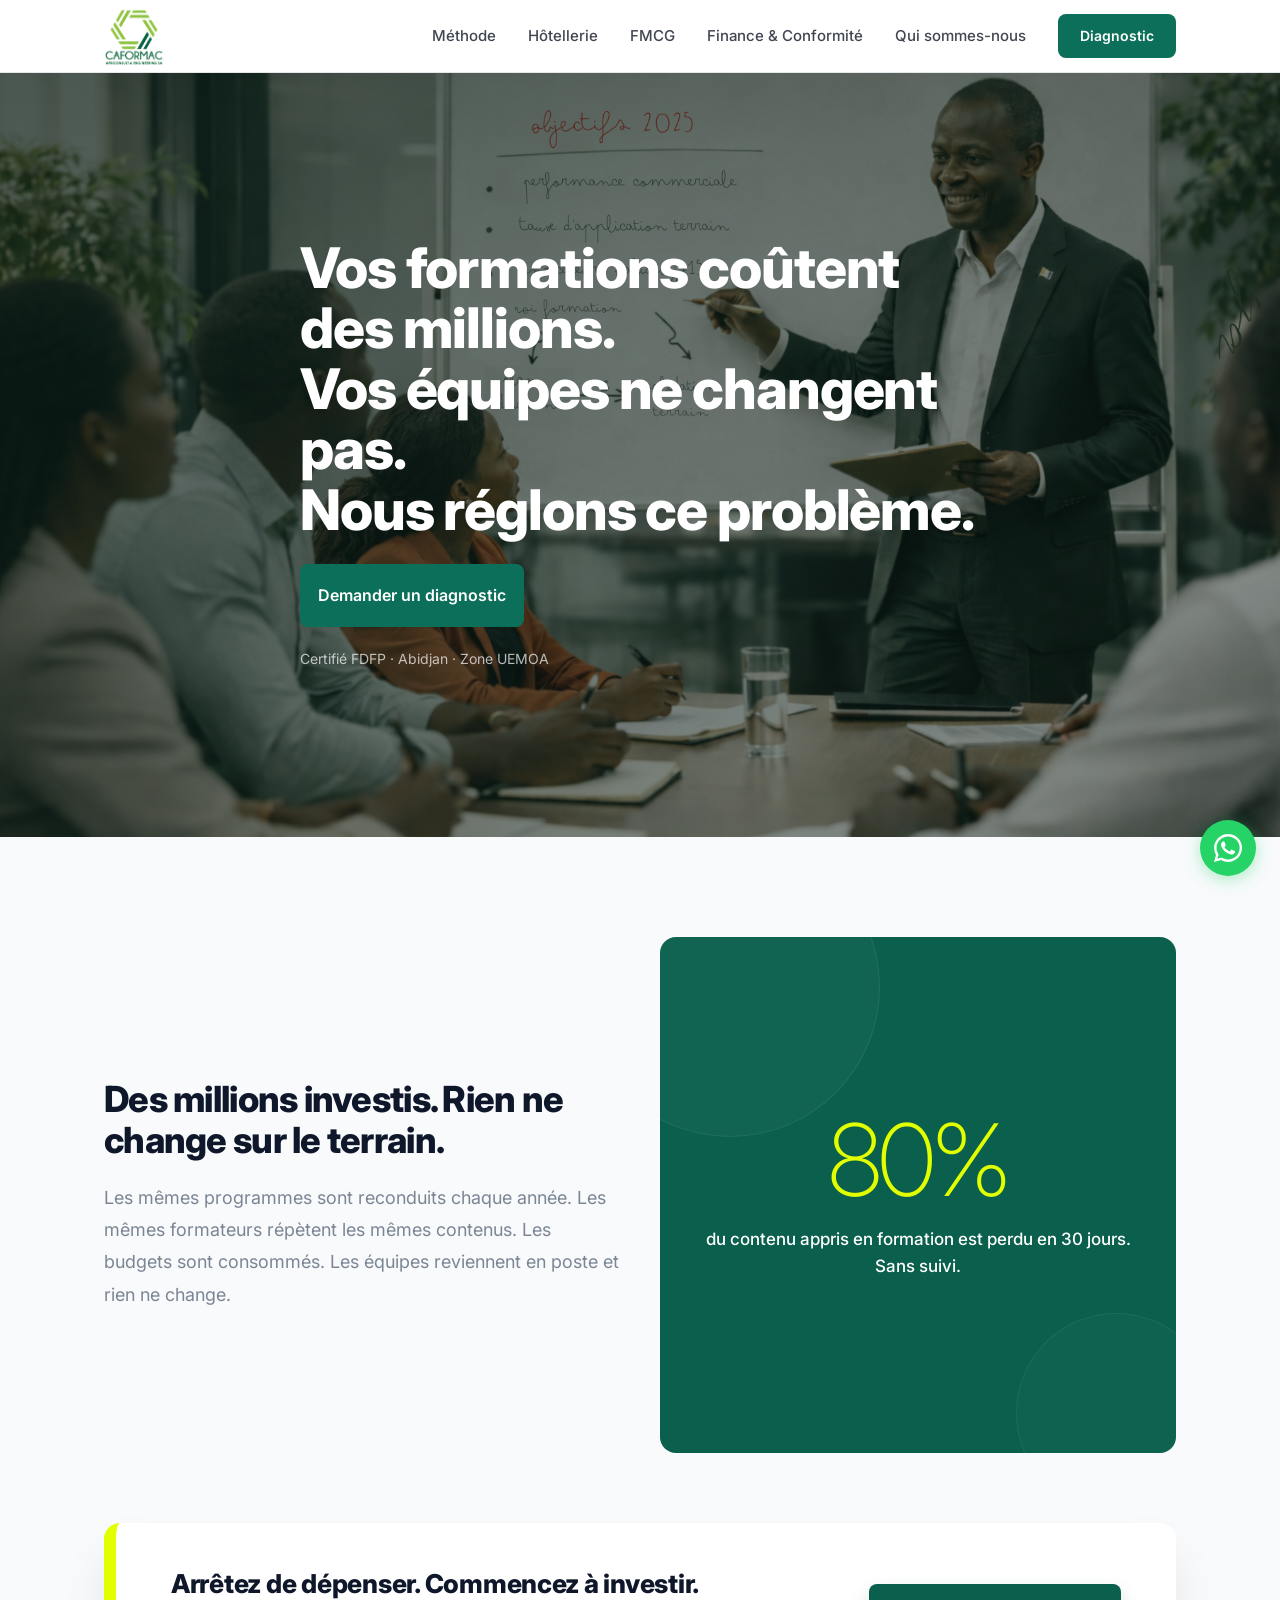
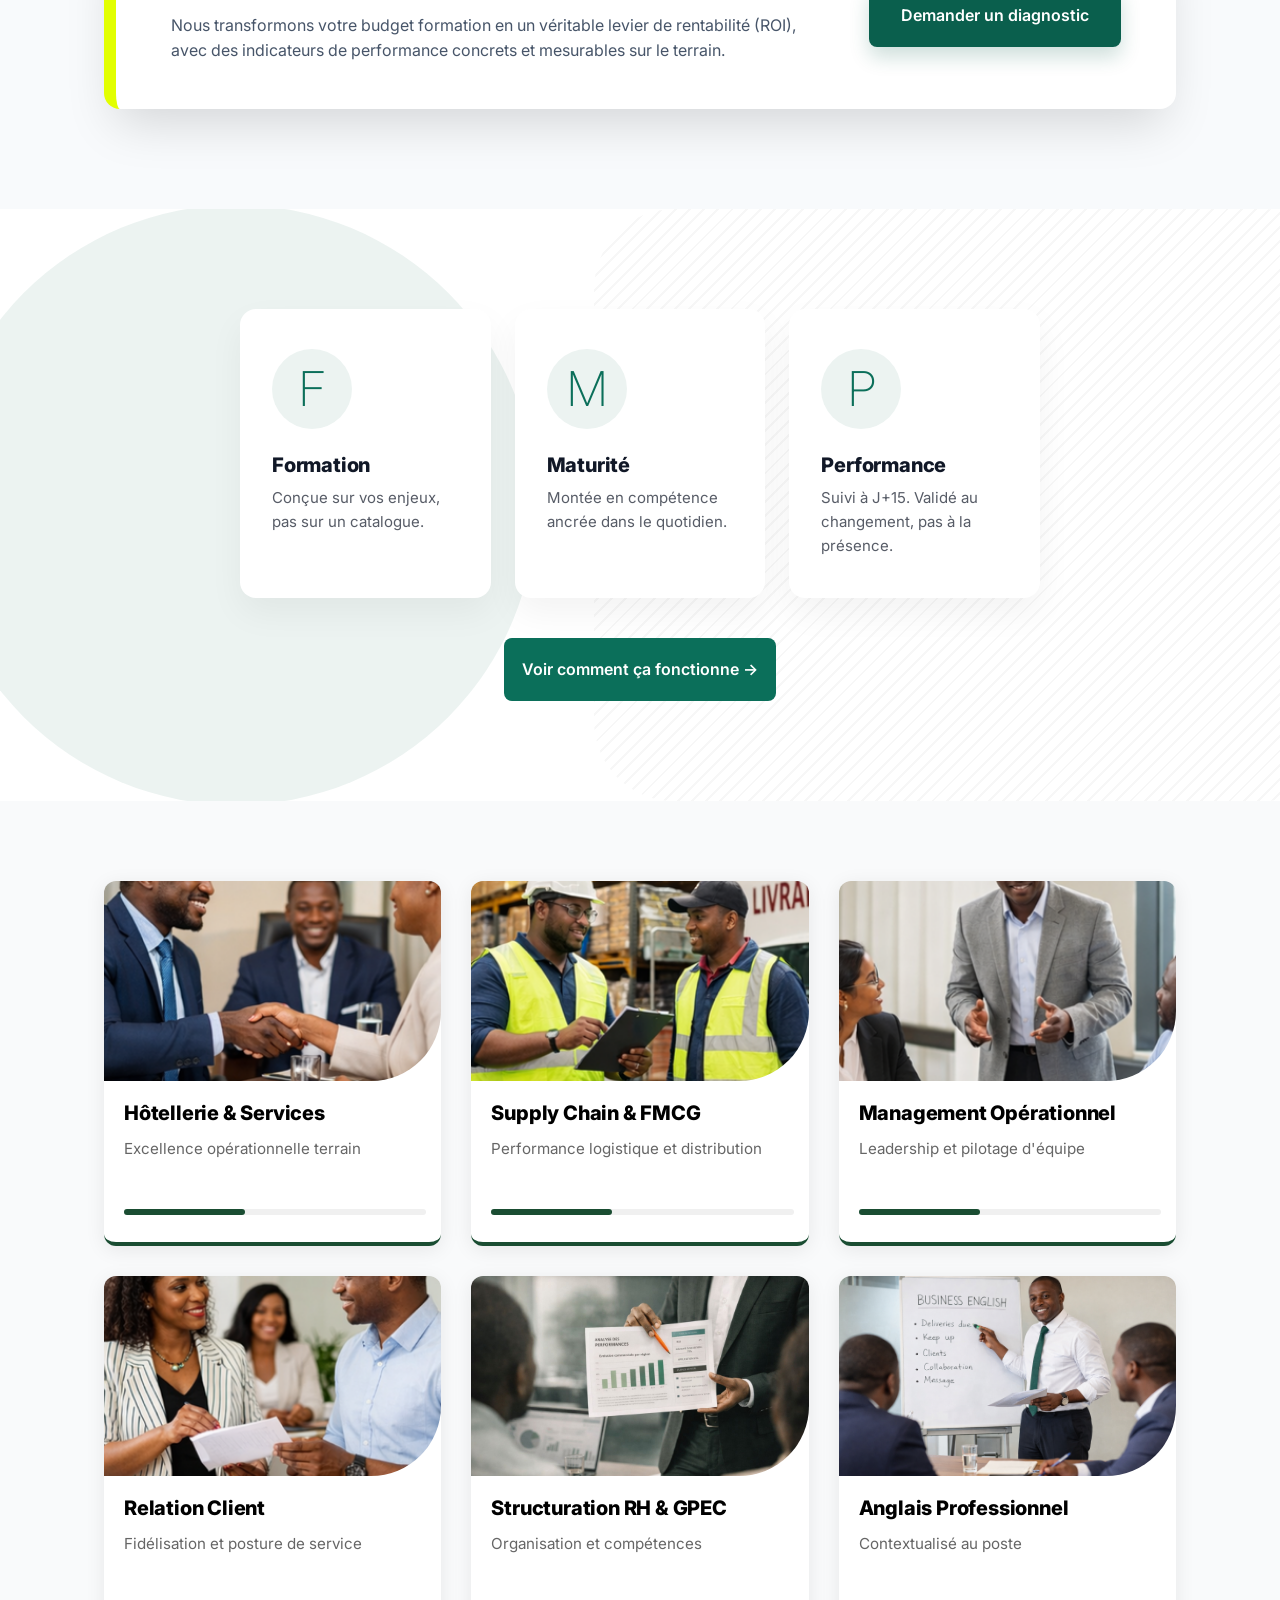
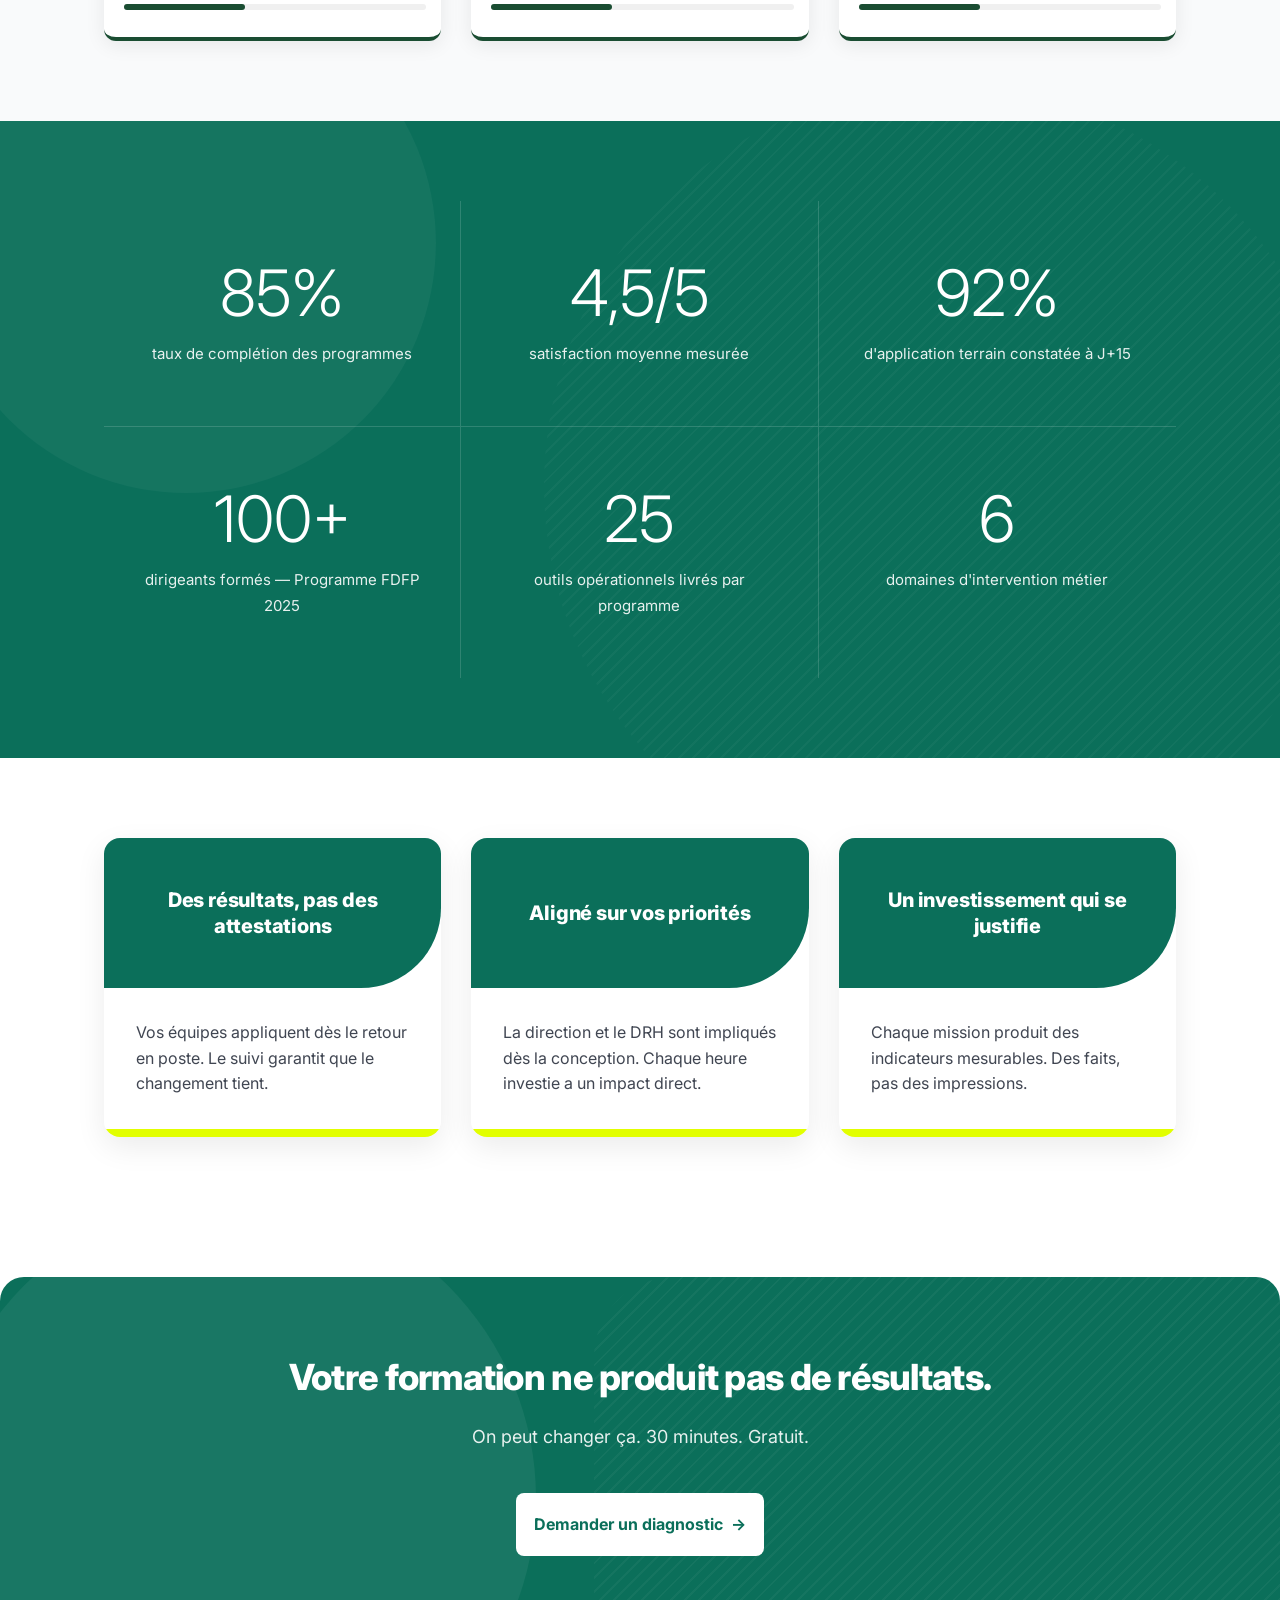
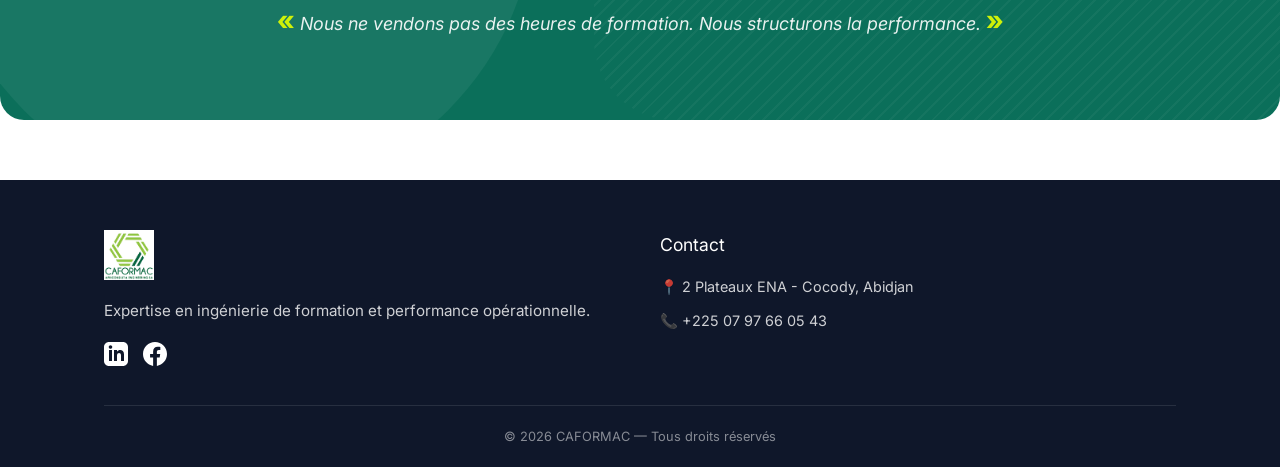
<file: index.html>
<!DOCTYPE html>
<html lang="fr">
<head>
  <meta charset="UTF-8">
  <meta name="viewport" content="width=device-width, initial-scale=1.0">
  <title>Cabinet de formation professionnelle à Abidjan — CAFORMAC | Certifié FDFP</title>
  <meta name="description" content="CAFORMAC, cabinet certifié FDFP basé à Abidjan, transforme vos budgets formation en résultats opérationnels mesurables. Pré-diagnostic offert — zone UEMOA.">
  <link rel="canonical" href="https://www.caformac.com/">
  <link rel="icon" type="image/png" href="assets/img/logo.png">
  <meta property="og:type" content="website">
  <meta property="og:title" content="Cabinet de formation professionnelle à Abidjan — CAFORMAC | Certifié FDFP">
  <meta property="og:description" content="CAFORMAC, cabinet certifié FDFP basé à Abidjan, transforme vos budgets formation en résultats opérationnels mesurables. Diagnostic offert — zone UEMOA.">
  <meta property="og:image" content="https://www.caformac.com/assets/img/logo.png">
  <meta property="og:url" content="https://www.caformac.com/">
  
  <meta property="og:locale" content="fr_CI">
  <script type="application/ld+json">
  {
    "@context": "https://schema.org",
    "@type": "EducationalOrganization",
    "name": "CAFORMAC",
    "url": "https://www.caformac.com",
    "logo": "https://www.caformac.com/assets/img/logo.png",
    "description": "Cabinet de formation professionnelle certifié FDFP, basé à Abidjan. Ingénierie de formation sur mesure pour les entreprises de la zone UEMOA.",
    "address": {"@type": "PostalAddress","streetAddress": "2 Plateaux ENA - Cocody","addressLocality": "Abidjan","addressCountry": "CI"},
    "telephone": "+2250797660543",
    "email": "contact@caformac.com",
    "areaServed": "Zone UEMOA",
    "founder": {"@type": "Person","name": "Yramo Soromou"},
    "sameAs": ["https://www.linkedin.com/company/caformac/","https://www.facebook.com/caformac/"]
  }
  </script>
  
  <meta property="og:locale" content="fr_CI">
  <script type="application/ld+json">
  {
    "@context": "https://schema.org",
    "@type": "EducationalOrganization",
    "name": "CAFORMAC",
    "url": "https://www.caformac.com",
    "logo": "https://www.caformac.com/assets/img/logo.png",
    "description": "Cabinet de formation professionnelle certifié FDFP, basé à Abidjan. Ingénierie de formation sur mesure pour les entreprises de la zone UEMOA.",
    "address": {"@type": "PostalAddress","streetAddress": "2 Plateaux ENA - Cocody","addressLocality": "Abidjan","addressCountry": "CI"},
    "telephone": "+2250797660543",
    "email": "contact@caformac.com",
    "areaServed": "Zone UEMOA",
    "founder": {"@type": "Person","name": "Yramo Soromou"},
    "sameAs": ["https://www.linkedin.com/company/caformac/","https://www.facebook.com/caformac/"]
  }
  </script>
  <!-- Google Tag Manager -->
  <script>(function(w,d,s,l,i){w[l]=w[l]||[];w[l].push({'gtm.start':
  new Date().getTime(),event:'gtm.js'});var f=d.getElementsByTagName(s)[0],
  j=d.createElement(s),dl=l!='dataLayer'?'&l='+l:'';j.async=true;j.src=
  'https://www.googletagmanager.com/gtm.js?id='+i+dl;f.parentNode.insertBefore(j,f);
  })(window,document,'script','dataLayer','GTM-TBB9498K');</script>
  <!-- End Google Tag Manager -->

  <link rel="preconnect" href="https://fonts.googleapis.com">
  <link rel="preconnect" href="https://fonts.gstatic.com" crossorigin>
  <link href="https://fonts.googleapis.com/css2?family=Inter:wght@200;300;400;500;600;700;800&display=swap" rel="stylesheet">
  <link rel="stylesheet" href="assets/css/style.css">
</head>
<body>

  <!-- Google Tag Manager (noscript) -->
  <noscript><iframe src="https://www.googletagmanager.com/ns.html?id=GTM-TBB9498K"
  height="0" width="0" style="display:none;visibility:hidden"></iframe></noscript>
  <!-- End Google Tag Manager (noscript) -->

  <!-- ======== NAVIGATION ======== -->
  <nav class="nav" role="navigation" aria-label="Navigation principale">
    <div class="container nav__inner">
      <a href="index.html" class="nav__logo" aria-label="Retour à l'accueil">
        <img src="assets/img/logo.png" alt="CAFORMAC">
      </a>
      <button class="nav__hamburger" aria-label="Menu" aria-expanded="false">
        <span></span><span></span><span></span>
      </button>
      <div class="nav__links">
        <a href="methode.html" class="nav__link">Méthode</a>
        <a href="hotellerie.html" class="nav__link">Hôtellerie</a>
        <a href="fmcg.html" class="nav__link">FMCG</a>
        <a href="finance.html" class="nav__link">Finance &amp; Conformité</a>
        <a href="qui.html" class="nav__link">Qui sommes-nous</a>
        <a href="diagnostic.html" class="nav__cta">Diagnostic</a>
      </div>
    </div>
  </nav>

  <!-- ======== 1. HERO (full-bleed) ======== -->
  <section class="hero">
    <div class="hero__bg" style="background-image: url('assets/img/formation.png');"></div>
    <div class="container">
      <div class="hero__content">
        <h1>Vos formations coûtent des millions.<br>Vos équipes ne changent pas.<br>Nous réglons ce problème.</h1>
        <a href="diagnostic.html" class="btn btn--primary">Demander un diagnostic</a>
        <p class="hero__micro">Certifié FDFP · Abidjan · Zone UEMOA</p>
      </div>
    </div>
  </section>

  <!-- ======== 2. CONSTAT ======== -->
  <section class="constat-roi-section reveal">
    <div class="container">

      <div class="constat-layout">
        <div class="constat-content" style="margin-bottom: 0;">
          <h2 class="section__title">Des millions investis. Rien ne change sur le terrain.</h2>
          <p class="section__subtitle" style="margin-top: 20px;">Les mêmes programmes sont reconduits chaque année. Les mêmes formateurs répètent les mêmes contenus. Les budgets sont consommés. Les équipes reviennent en poste et rien ne change.</p>
        </div>
        <div class="constat-stat-box">
          <span class="constat-stat-box__number">80%</span>
          <span class="constat-stat-box__label">du contenu appris en formation est perdu en 30 jours. Sans suivi.</span>
        </div>
      </div>

      <div class="roi-box">
        <div class="roi-box__text">
          <h3>Arrêtez de dépenser. Commencez à investir.</h3>
          <p>Nous transformons votre budget formation en un véritable levier de rentabilité (ROI), avec des indicateurs de performance concrets et mesurables sur le terrain.</p>
        </div>
        <div class="roi-box__action">
          <a href="diagnostic.html" class="btn btn--primary">Demander un diagnostic</a>
        </div>
      </div>

    </div>
  </section>

  <!-- ======== 3. FMP TEASER ======== -->
  <section class="section reveal section-fmp">
    <div class="container">

      <div class="fmp-grid">

        <div class="fmp-card">
          <div class="fmp-card__letter">F</div>
          <h3 class="fmp-card__title">Formation</h3>
          <p class="fmp-card__text">Conçue sur vos enjeux, pas sur un catalogue.</p>
        </div>

        <div class="fmp-card">
          <div class="fmp-card__letter">M</div>
          <h3 class="fmp-card__title">Maturité</h3>
          <p class="fmp-card__text">Montée en compétence ancrée dans le quotidien.</p>
        </div>

        <div class="fmp-card">
          <div class="fmp-card__letter">P</div>
          <h3 class="fmp-card__title">Performance</h3>
          <p class="fmp-card__text">Suivi à J+15. Validé au changement, pas à la présence.</p>
        </div>

      </div>

      <div style="text-align: center; margin-top: 40px;">
        <a href="methode.html" class="btn btn--primary">Voir comment ça fonctionne &rarr;</a>
      </div>

    </div>
  </section>

  <!-- ======== 4. DOMAINES (6 INSEAD-like cards) ======== -->
  <section class="section section--gray reveal">
    <div class="container">
      <div class="domains-grid">

        <article class="domain-card">
          <div class="domain-card__img-wrapper">
            <img src="assets/img/HôtellerieServices.png" alt="Hôtellerie et Services" class="domain-card__img" loading="lazy">
          </div>
          <div class="domain-card__body">
            <h3 class="domain-card__title">Hôtellerie &amp; Services</h3>
            <p class="domain-card__text">Excellence opérationnelle terrain</p>
          </div>
          <div class="domain-card__footer">
            <div class="domain-card__bar-container">
              <div class="domain-card__bar-fill"></div>
            </div>
          </div>
        </article>

        <article class="domain-card">
          <div class="domain-card__img-wrapper">
            <img src="assets/img/SupplyChainFMCG.png" alt="Supply Chain et FMCG" class="domain-card__img" loading="lazy">
          </div>
          <div class="domain-card__body">
            <h3 class="domain-card__title">Supply Chain &amp; FMCG</h3>
            <p class="domain-card__text">Performance logistique et distribution</p>
          </div>
          <div class="domain-card__footer">
            <div class="domain-card__bar-container">
              <div class="domain-card__bar-fill"></div>
            </div>
          </div>
        </article>

        <article class="domain-card">
          <div class="domain-card__img-wrapper">
            <img src="assets/img/Management-Opérationnel.png" alt="Management Opérationnel" class="domain-card__img" loading="lazy">
          </div>
          <div class="domain-card__body">
            <h3 class="domain-card__title">Management Opérationnel</h3>
            <p class="domain-card__text">Leadership et pilotage d'équipe</p>
          </div>
          <div class="domain-card__footer">
            <div class="domain-card__bar-container">
              <div class="domain-card__bar-fill"></div>
            </div>
          </div>
        </article>

        <article class="domain-card">
          <div class="domain-card__img-wrapper">
            <img src="assets/img/RelationClient.png" alt="Relation Client" class="domain-card__img" loading="lazy">
          </div>
          <div class="domain-card__body">
            <h3 class="domain-card__title">Relation Client</h3>
            <p class="domain-card__text">Fidélisation et posture de service</p>
          </div>
          <div class="domain-card__footer">
            <div class="domain-card__bar-container">
              <div class="domain-card__bar-fill"></div>
            </div>
          </div>
        </article>

        <article class="domain-card">
          <div class="domain-card__img-wrapper">
            <img src="assets/img/analyse.jpg" alt="Structuration RH et GPEC" class="domain-card__img" loading="lazy">
          </div>
          <div class="domain-card__body">
            <h3 class="domain-card__title">Structuration RH &amp; GPEC</h3>
            <p class="domain-card__text">Organisation et compétences</p>
          </div>
          <div class="domain-card__footer">
            <div class="domain-card__bar-container">
              <div class="domain-card__bar-fill"></div>
            </div>
          </div>
        </article>

        <article class="domain-card">
          <div class="domain-card__img-wrapper">
            <img src="assets/img/business-english.png" alt="Anglais Professionnel" class="domain-card__img" loading="lazy">
          </div>
          <div class="domain-card__body">
            <h3 class="domain-card__title">Anglais Professionnel</h3>
            <p class="domain-card__text">Contextualisé au poste</p>
          </div>
          <div class="domain-card__footer">
            <div class="domain-card__bar-container">
              <div class="domain-card__bar-fill"></div>
            </div>
          </div>
        </article>

      </div>
    </div>
  </section>

  <!-- ======== 5. GREEN STATS BLOCK ======== -->
  <section class="stats-section reveal">
    <div class="container">
      <div class="stats-grid">
        <div class="stat-item">
          <div class="stat-num">85%</div>
          <div class="stat-text">taux de complétion des programmes</div>
        </div>
        <div class="stat-item">
          <div class="stat-num">4,5/5</div>
          <div class="stat-text">satisfaction moyenne mesurée</div>
        </div>
        <div class="stat-item">
          <div class="stat-num">92%</div>
          <div class="stat-text">d'application terrain constatée à J+15</div>
        </div>
        <div class="stat-item">
          <div class="stat-num">100+</div>
          <div class="stat-text">dirigeants formés — Programme FDFP 2025</div>
        </div>
        <div class="stat-item">
          <div class="stat-num">25</div>
          <div class="stat-text">outils opérationnels livrés par programme</div>
        </div>
        <div class="stat-item">
          <div class="stat-num">6</div>
          <div class="stat-text">domaines d'intervention métier</div>
        </div>
      </div>
    </div>
  </section>

  <!-- ======== 6. BANDEAU LOGOS (placeholder — remplacer par vrais logos clients) ======== -->
  <!--
  <section class="logos-section">
    <div class="container">
      <div class="logos-track">
        <div class="logos-track__item"></div>
        <div class="logos-track__item"></div>
        <div class="logos-track__item"></div>
        <div class="logos-track__item"></div>
        <div class="logos-track__item"></div>
      </div>
    </div>
  </section>
  -->

  <!-- ======== 7. 3 IMPACTS ======== -->
  <section class="section reveal">
    <div class="container">
      <div class="impact-grid">

        <div class="impact-card">
          <div class="impact-card__header">
            <h3 class="impact-card__title">Des résultats, pas des attestations</h3>
          </div>
          <div class="impact-card__body">
            <p class="impact-card__text">Vos équipes appliquent dès le retour en poste. Le suivi garantit que le changement tient.</p>
          </div>
          <div class="impact-card__bar"></div>
        </div>

        <div class="impact-card">
          <div class="impact-card__header">
            <h3 class="impact-card__title">Aligné sur vos priorités</h3>
          </div>
          <div class="impact-card__body">
            <p class="impact-card__text">La direction et le DRH sont impliqués dès la conception. Chaque heure investie a un impact direct.</p>
          </div>
          <div class="impact-card__bar"></div>
        </div>

        <div class="impact-card">
          <div class="impact-card__header">
            <h3 class="impact-card__title">Un investissement qui se justifie</h3>
          </div>
          <div class="impact-card__body">
            <p class="impact-card__text">Chaque mission produit des indicateurs mesurables. Des faits, pas des impressions.</p>
          </div>
          <div class="impact-card__bar"></div>
        </div>

      </div>
    </div>
  </section>

  <!-- ======== 8. CTA FINAL + CITATION ======== -->
  <section class="cta-block reveal">
    <div class="container">
      <h2>Votre formation ne produit pas de résultats.</h2>
      <p class="section__subtitle section__subtitle--center">On peut changer ça. 30 minutes. Gratuit.</p>
      <a href="diagnostic.html" class="btn btn--primary">Demander un diagnostic <span aria-hidden="true">→</span></a>
      <p class="citation">
        <span class="citation__mark">&laquo;</span> Nous ne vendons pas des heures de formation. Nous structurons la performance. <span class="citation__mark">&raquo;</span>
      </p>
    </div>
  </section>

  <!-- ======== FOOTER ======== -->
  <footer class="footer">
    <div class="container">
      <div class="footer__grid">
        <div class="footer__brand">
          <img src="assets/img/logo.png" alt="CAFORMAC" class="footer__logo">
          <p class="footer__expertise">Expertise en ingénierie de formation et performance opérationnelle.</p>
          <div class="footer__socials">
            <a href="https://www.linkedin.com/company/caformac/" target="_blank" aria-label="LinkedIn">
              <svg viewBox="0 0 24 24"><path d="M19 0h-14c-2.761 0-5 2.239-5 5v14c0 2.761 2.239 5 5 5h14c2.762 0 5-2.239 5-5v-14c0-2.761-2.238-5-5-5zm-11 19h-3v-11h3v11zm-1.5-12.268c-.966 0-1.75-.79-1.75-1.764s.784-1.764 1.75-1.764 1.75.79 1.75 1.764-.783 1.764-1.75 1.764zm13.5 12.268h-3v-5.604c0-3.368-4-3.113-4 0v5.604h-3v-11h3v1.765c1.396-2.586 7-2.777 7 2.476v6.759z"/></svg>
            </a>
            <a href="https://www.facebook.com/caformac/" target="_blank" aria-label="Facebook">
              <svg viewBox="0 0 24 24"><path d="M24 12.073c0-6.627-5.373-12-12-12s-12 5.373-12 12c0 5.99 4.388 10.954 10.125 11.854v-8.385H7.078v-3.47h3.047V9.43c0-3.007 1.792-4.669 4.533-4.669 1.312 0 2.686.235 2.686.235v2.953H15.83c-1.491 0-1.956.925-1.956 1.874v2.25h3.328l-.532 3.47h-2.796v8.385C19.612 23.027 24 18.062 24 12.073z"/></svg>
            </a>
          </div>
        </div>
        <div class="footer__contact">
          <h4 class="footer__contact-title">Contact</h4>
          <p>📍 2 Plateaux ENA - Cocody, Abidjan</p>
          <p>📞 <a href="tel:+2250797660543">+225 07 97 66 05 43</a></p>
        </div>
      </div>
      <div class="footer__bottom">
        &copy; 2026 CAFORMAC — Tous droits réservés
      </div>
    </div>
  </footer>

  <!-- ======== WHATSAPP FLOAT ======== -->
  <a href="https://wa.me/2250797660543?text=Bonjour%2C%20je%20souhaite%20un%20diagnostic%20formation." class="whatsapp-float" aria-label="Nous contacter sur WhatsApp" target="_blank" rel="noopener">
    <svg viewBox="0 0 24 24" xmlns="http://www.w3.org/2000/svg">
      <path d="M17.472 14.382c-.297-.149-1.758-.867-2.03-.967-.273-.099-.471-.148-.67.15-.197.297-.767.966-.94 1.164-.173.199-.347.223-.644.075-.297-.15-1.255-.463-2.39-1.475-.883-.788-1.48-1.761-1.653-2.059-.173-.297-.018-.458.13-.606.134-.133.298-.347.446-.52.149-.174.198-.298.298-.497.099-.198.05-.371-.025-.52-.075-.149-.669-1.612-.916-2.207-.242-.579-.487-.5-.669-.51l-.57-.01c-.198 0-.52.074-.792.372-.272.297-1.04 1.016-1.04 2.479 0 1.462 1.065 2.875 1.213 3.074.149.198 2.096 3.2 5.077 4.487.709.306 1.262.489 1.694.625.712.227 1.36.195 1.871.118.571-.085 1.758-.719 2.006-1.413.248-.694.248-1.289.173-1.413-.074-.124-.272-.198-.57-.347zM12.05 21.785h-.01a9.87 9.87 0 01-5.031-1.378l-.361-.214-3.741.981.998-3.648-.235-.374A9.86 9.86 0 012.15 12.01C2.15 6.558 6.587 2.122 12.05 2.122c2.647 0 5.137 1.033 7.007 2.909a9.84 9.84 0 012.9 7.01c-.003 5.45-4.437 9.884-9.885 9.884l-.022-.14zM12.05.072C5.463.072.102 5.423.1 12.01a11.89 11.89 0 001.593 5.945L0 24l6.166-1.617A11.93 11.93 0 0012.05 24c6.59 0 11.95-5.353 11.952-11.94A11.87 11.87 0 0020.45 3.51 11.87 11.87 0 0012.05.072z"/>
    </svg>
  </a>

  <script src="assets/js/main.js"></script>
</body>
</html>
</file>
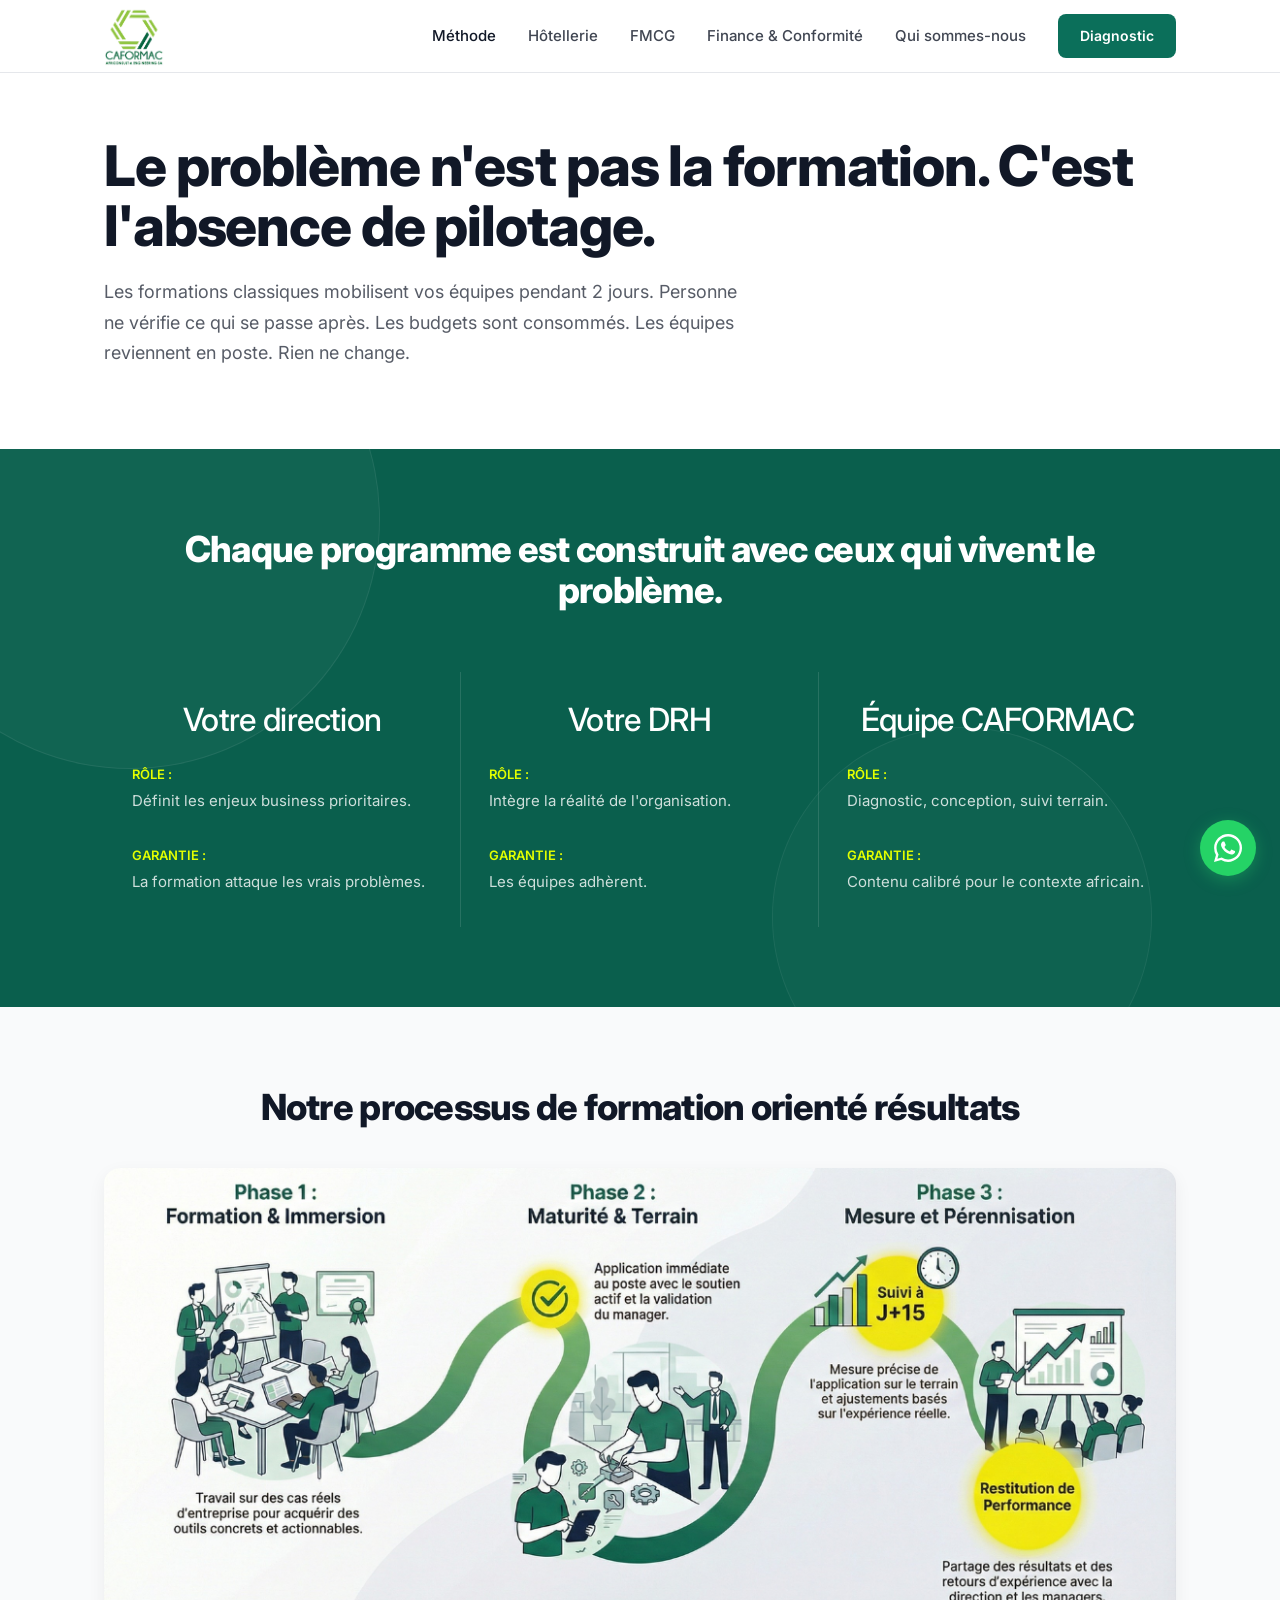
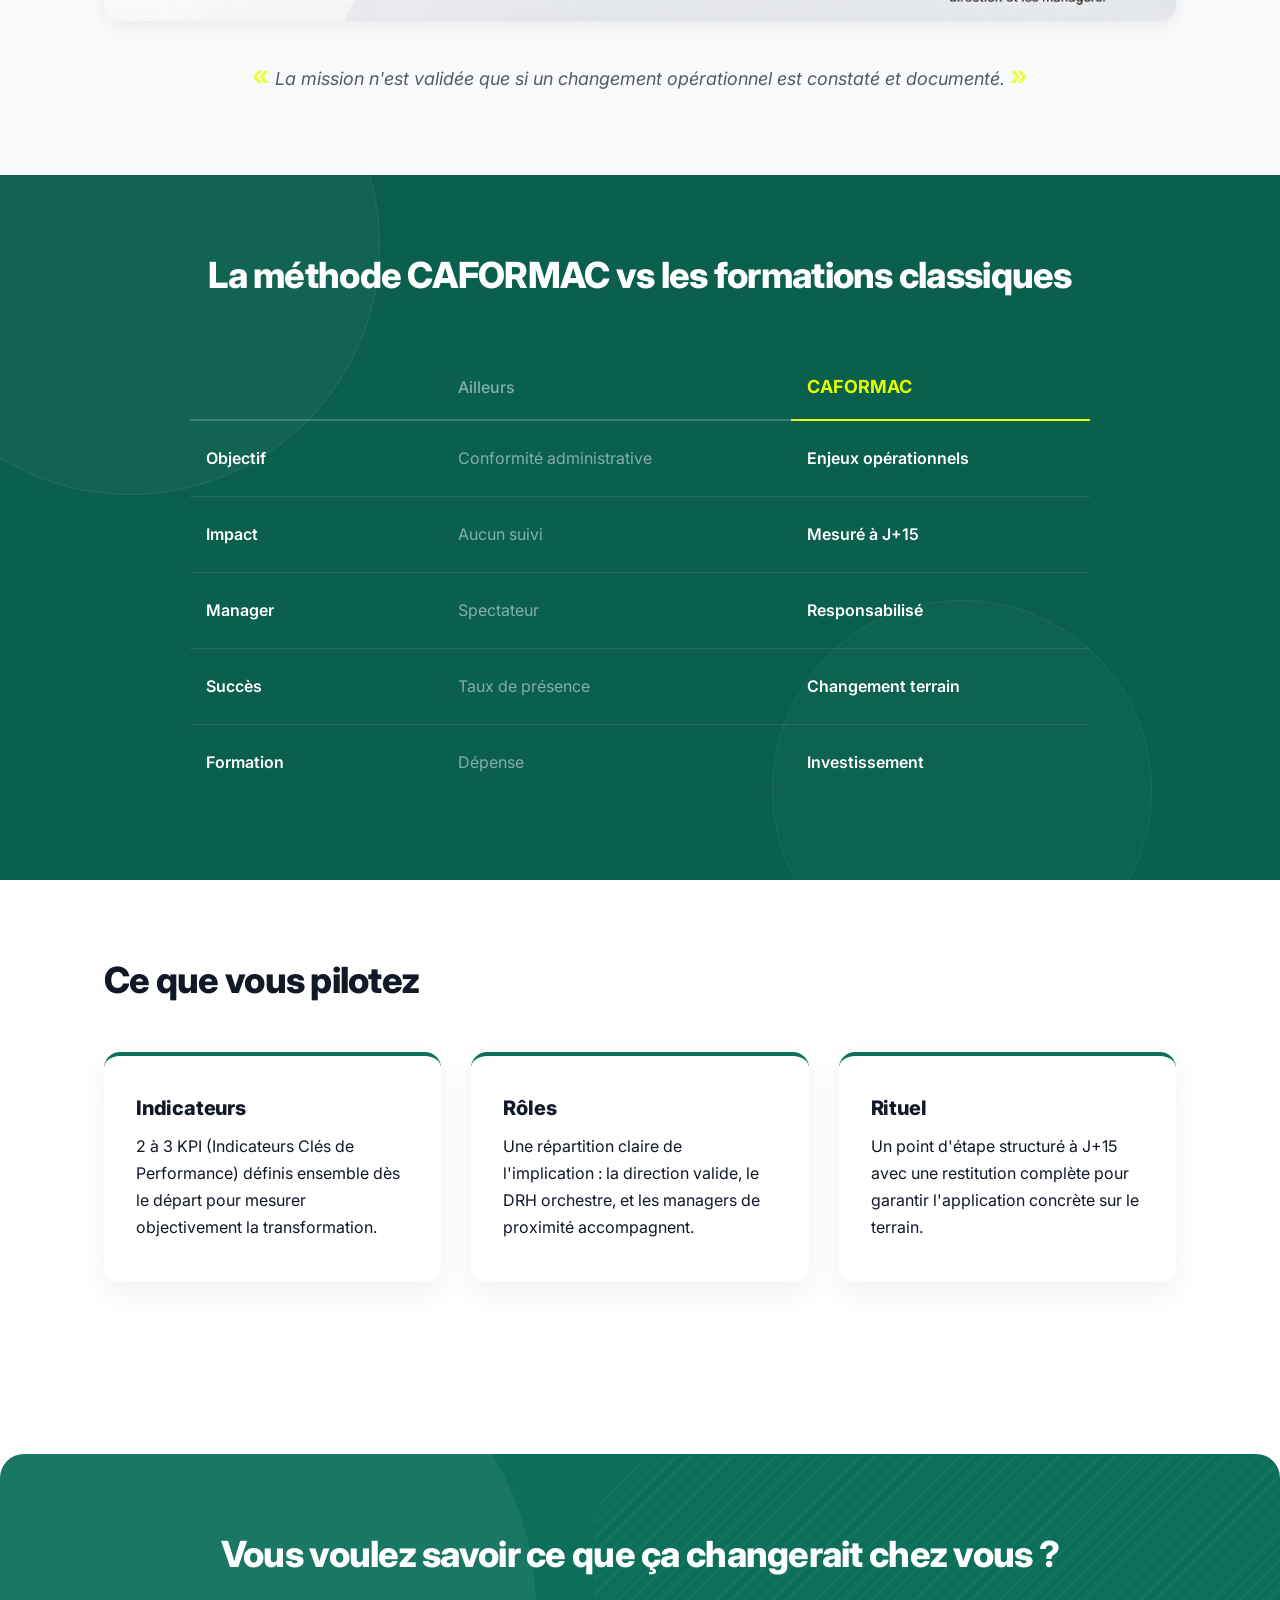
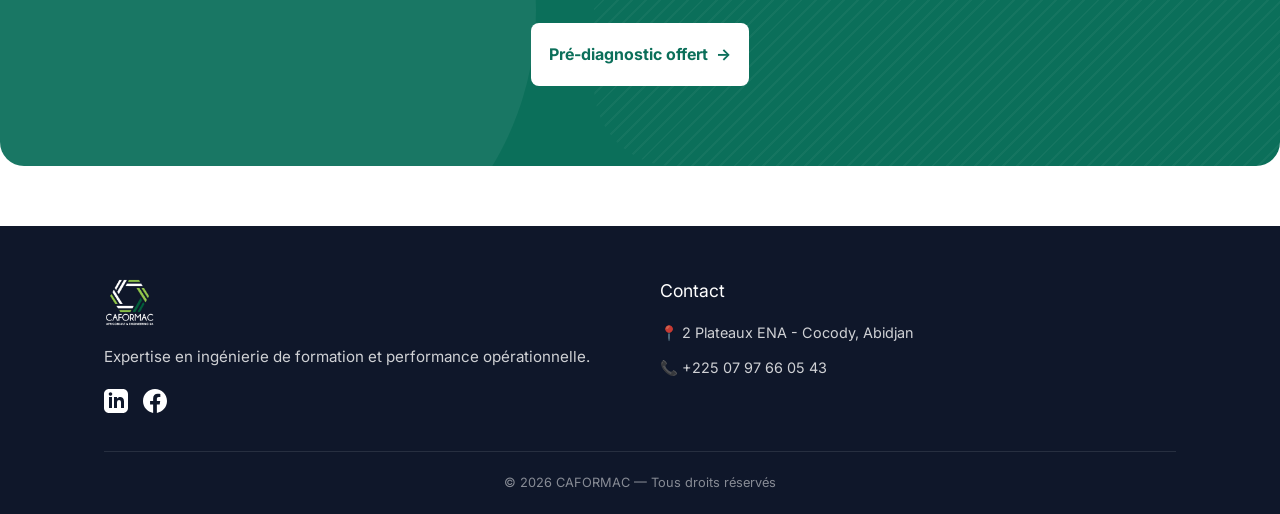
<file: methode-fmp.html>
<!DOCTYPE html>
<html lang="fr">
<head>
  <meta charset="UTF-8">
  <meta name="viewport" content="width=device-width, initial-scale=1.0">
  <title>Ingénierie de formation sur mesure — Méthode FMP | CAFORMAC Abidjan</title>
  <meta name="description" content="Méthode FMP : diagnostic, conception sur mesure, suivi terrain à J+15. CAFORMAC mesure l'impact réel de chaque formation. Certifié FDFP — Abidjan.">
  <link rel="canonical" href="https://www.caformac.com/methode.html">
  <link rel="icon" type="image/png" href="assets/img/logo.png">
  <meta property="og:type" content="website">
  <meta property="og:title" content="Ingénierie de formation sur mesure — Méthode FMP | CAFORMAC Abidjan">
  <meta property="og:description" content="Méthode FMP : diagnostic, conception sur mesure, suivi terrain à J+15. CAFORMAC mesure l'impact réel de chaque formation. Certifié FDFP — Abidjan.">
  <meta property="og:image" content="https://www.caformac.com/assets/img/logo.png">
  <meta property="og:url" content="https://www.caformac.com/methode.html">
  <meta property="og:locale" content="fr_CI">
  <!-- Google Tag Manager -->
  <script>(function(w,d,s,l,i){w[l]=w[l]||[];w[l].push({'gtm.start':
  new Date().getTime(),event:'gtm.js'});var f=d.getElementsByTagName(s)[0],
  j=d.createElement(s),dl=l!='dataLayer'?'&l='+l:'';j.async=true;j.src=
  'https://www.googletagmanager.com/gtm.js?id='+i+dl;f.parentNode.insertBefore(j,f);
  })(window,document,'script','dataLayer','GTM-TBB9498K');</script>
  <!-- End Google Tag Manager -->

  <link rel="preconnect" href="https://fonts.googleapis.com">
  <link rel="preconnect" href="https://fonts.gstatic.com" crossorigin>
  <link href="https://fonts.googleapis.com/css2?family=Inter:wght@200;300;400;500;600;700;800&display=swap" rel="stylesheet">
  <link rel="stylesheet" href="assets/css/style.css">
</head>
<body>

  <!-- Google Tag Manager (noscript) -->
  <noscript><iframe src="https://www.googletagmanager.com/ns.html?id=GTM-TBB9498K"
  height="0" width="0" style="display:none;visibility:hidden"></iframe></noscript>
  <!-- End Google Tag Manager (noscript) -->

  <nav class="nav" role="navigation" aria-label="Navigation principale">
    <div class="container nav__inner">
      <a href="index.html" class="nav__logo" aria-label="Retour à l'accueil">
        <img src="assets/img/logo.png" alt="CAFORMAC">
      </a>
      <button class="nav__hamburger" aria-label="Menu" aria-expanded="false">
        <span></span><span></span><span></span>
      </button>
      <div class="nav__links">
        <a href="methode.html" class="nav__link nav__link--active">Méthode</a>
        <a href="hotellerie.html" class="nav__link">Hôtellerie</a>
        <a href="fmcg.html" class="nav__link">FMCG</a>
        <a href="finance.html" class="nav__link">Finance &amp; Conformité</a>
        <a href="qui.html" class="nav__link">Qui sommes-nous</a>
        <a href="diagnostic.html" class="nav__cta">Diagnostic</a>
      </div>
    </div>
  </nav>

  <section class="section reveal" style="margin-top: 72px; padding-top: 64px;">
    <div class="container">
      <h1>Le problème n'est pas la formation. C'est l'absence de pilotage.</h1>
      <p class="section__subtitle" style="margin-top: 20px;">Les formations classiques mobilisent vos équipes pendant 2 jours. Personne ne vérifie ce qui se passe après. Les budgets sont consommés. Les équipes reviennent en poste. Rien ne change.</p>
    </div>
  </section>

  <section class="stats-block reveal">
    <div class="stats-block__hatch"></div>
    <div class="container">
      <h2 class="section__title" style="margin-bottom: 60px; text-align: center; color: var(--white);">Chaque programme est construit avec ceux qui vivent le problème.</h2>

      <div class="stats-grid">
        <div class="stats-grid__item" style="border-bottom: none;">
          <div class="stats-grid__number" style="font-size: 32px; font-weight: 500;">Votre direction</div>
          <div class="stats-grid__label" style="font-size: 15px; margin-top: 24px; text-align: left; line-height: 1.8;">
            <span style="color: var(--yellow); font-weight: 600; text-transform: uppercase; font-size: 13px;">Rôle :</span><br>
            Définit les enjeux business prioritaires.<br><br>
            <span style="color: var(--yellow); font-weight: 600; text-transform: uppercase; font-size: 13px;">Garantie :</span><br>
            La formation attaque les vrais problèmes.
          </div>
        </div>

        <div class="stats-grid__item" style="border-bottom: none;">
          <div class="stats-grid__number" style="font-size: 32px; font-weight: 500;">Votre DRH</div>
          <div class="stats-grid__label" style="font-size: 15px; margin-top: 24px; text-align: left; line-height: 1.8;">
            <span style="color: var(--yellow); font-weight: 600; text-transform: uppercase; font-size: 13px;">Rôle :</span><br>
            Intègre la réalité de l'organisation.<br><br>
            <span style="color: var(--yellow); font-weight: 600; text-transform: uppercase; font-size: 13px;">Garantie :</span><br>
            Les équipes adhèrent.
          </div>
        </div>

        <div class="stats-grid__item" style="border-bottom: none;">
          <div class="stats-grid__number" style="font-size: 32px; font-weight: 500;">Équipe CAFORMAC</div>
          <div class="stats-grid__label" style="font-size: 15px; margin-top: 24px; text-align: left; line-height: 1.8;">
            <span style="color: var(--yellow); font-weight: 600; text-transform: uppercase; font-size: 13px;">Rôle :</span><br>
            Diagnostic, conception, suivi terrain.<br><br>
            <span style="color: var(--yellow); font-weight: 600; text-transform: uppercase; font-size: 13px;">Garantie :</span><br>
            Contenu calibré pour le contexte africain.
          </div>
        </div>
      </div>
    </div>
  </section>

  <section class="section section--gray reveal">
    <div class="container" style="text-align: center;">
      <h2 class="section__title" style="margin-bottom: 40px;">Notre processus de formation orienté résultats</h2>
      <img src="assets/img/le-cycle-fmp.png" alt="Le cycle FMP : de la salle au terrain" loading="lazy" style="max-width: 100%; height: auto; border-radius: var(--r); box-shadow: 0 6px 18px rgba(17,24,39,.06); margin: 0 auto;">
      <p class="citation" style="margin-top: 40px;">
        <span class="citation__mark">&laquo;</span> La mission n'est validée que si un changement opérationnel est constaté et documenté. <span class="citation__mark">&raquo;</span>
      </p>
    </div>
  </section>

  <section class="stats-block reveal">
    <div class="stats-block__hatch"></div>
    <div class="container">
      <h2 class="section__title" style="text-align: center; color: var(--white); margin-bottom: 60px;">La méthode CAFORMAC vs les formations classiques</h2>

      <div class="table-wrap" style="max-width: 900px; margin: 0 auto;">
        <table style="width: 100%; border-collapse: collapse; color: var(--white); font-size: 16px;">
          <thead>
            <tr>
              <th style="padding: 16px; text-align: left; border-bottom: 2px solid rgba(255,255,255,0.2); width: 28%;"></th>
              <th style="padding: 16px; text-align: left; border-bottom: 2px solid rgba(255,255,255,0.2); color: rgba(255,255,255,0.5); font-weight: 500;">Ailleurs</th>
              <th style="padding: 16px; text-align: left; border-bottom: 2px solid var(--yellow); color: var(--yellow); font-weight: 700; font-size: 18px;">CAFORMAC</th>
            </tr>
          </thead>
          <tbody>
            <tr>
              <td style="padding: 24px 16px; font-weight: 600; border-bottom: 1px solid rgba(255,255,255,0.1);">Objectif</td>
              <td style="padding: 24px 16px; color: rgba(255,255,255,0.5); border-bottom: 1px solid rgba(255,255,255,0.1);">Conformité administrative</td>
              <td style="padding: 24px 16px; font-weight: 600; color: var(--white); border-bottom: 1px solid rgba(255,255,255,0.1);">Enjeux opérationnels</td>
            </tr>
            <tr>
              <td style="padding: 24px 16px; font-weight: 600; border-bottom: 1px solid rgba(255,255,255,0.1);">Impact</td>
              <td style="padding: 24px 16px; color: rgba(255,255,255,0.5); border-bottom: 1px solid rgba(255,255,255,0.1);">Aucun suivi</td>
              <td style="padding: 24px 16px; font-weight: 600; color: var(--white); border-bottom: 1px solid rgba(255,255,255,0.1);">Mesuré à J+15</td>
            </tr>
            <tr>
              <td style="padding: 24px 16px; font-weight: 600; border-bottom: 1px solid rgba(255,255,255,0.1);">Manager</td>
              <td style="padding: 24px 16px; color: rgba(255,255,255,0.5); border-bottom: 1px solid rgba(255,255,255,0.1);">Spectateur</td>
              <td style="padding: 24px 16px; font-weight: 600; color: var(--white); border-bottom: 1px solid rgba(255,255,255,0.1);">Responsabilisé</td>
            </tr>
            <tr>
              <td style="padding: 24px 16px; font-weight: 600; border-bottom: 1px solid rgba(255,255,255,0.1);">Succès</td>
              <td style="padding: 24px 16px; color: rgba(255,255,255,0.5); border-bottom: 1px solid rgba(255,255,255,0.1);">Taux de présence</td>
              <td style="padding: 24px 16px; font-weight: 600; color: var(--white); border-bottom: 1px solid rgba(255,255,255,0.1);">Changement terrain</td>
            </tr>
            <tr>
              <td style="padding: 24px 16px; font-weight: 600; border-bottom: none;">Formation</td>
              <td style="padding: 24px 16px; color: rgba(255,255,255,0.5); border-bottom: none;">Dépense</td>
              <td style="padding: 24px 16px; font-weight: 600; color: var(--white); border-bottom: none;">Investissement</td>
            </tr>
          </tbody>
        </table>
      </div>
    </div>
  </section>

  <section class="section reveal">
    <div class="container">
      <h2 class="section__title">Ce que vous pilotez</h2>
      <div class="formats-grid" style="margin-top: 50px;">
        <article class="format-card">
          <h3 class="format-card__title">Indicateurs</h3>
          <p class="format-card__text">2 à 3 KPI (Indicateurs Clés de Performance) définis ensemble dès le départ pour mesurer objectivement la transformation.</p>
        </article>
        <article class="format-card">
          <h3 class="format-card__title">Rôles</h3>
          <p class="format-card__text">Une répartition claire de l'implication : la direction valide, le DRH orchestre, et les managers de proximité accompagnent.</p>
        </article>
        <article class="format-card">
          <h3 class="format-card__title">Rituel</h3>
          <p class="format-card__text">Un point d'étape structuré à J+15 avec une restitution complète pour garantir l'application concrète sur le terrain.</p>
        </article>
      </div>
    </div>
  </section>

  <section class="cta-block reveal">
    <div class="container">
      <h2>Vous voulez savoir ce que ça changerait chez vous ?</h2>
      <a href="diagnostic.html" class="btn btn--primary" style="margin-top: 24px;">Pré-diagnostic offert <span aria-hidden="true">→</span></a>
    </div>
  </section>

  <footer class="footer">
    <div class="container">
      <div class="footer__grid">
        <div class="footer__brand">
          <img src="assets/img/logonoir.png" alt="CAFORMAC" class="footer__logo">
          <p class="footer__expertise">Expertise en ingénierie de formation et performance opérationnelle.</p>
          <div class="footer__socials">
            <a href="https://www.linkedin.com/company/caformac/" target="_blank" aria-label="LinkedIn">
              <svg viewBox="0 0 24 24"><path d="M19 0h-14c-2.761 0-5 2.239-5 5v14c0 2.761 2.239 5 5 5h14c2.762 0 5-2.239 5-5v-14c0-2.761-2.238-5-5-5zm-11 19h-3v-11h3v11zm-1.5-12.268c-.966 0-1.75-.79-1.75-1.764s.784-1.764 1.75-1.764 1.75.79 1.75 1.764-.783 1.764-1.75 1.764zm13.5 12.268h-3v-5.604c0-3.368-4-3.113-4 0v5.604h-3v-11h3v1.765c1.396-2.586 7-2.777 7 2.476v6.759z"/></svg>
            </a>
            <a href="https://www.facebook.com/caformac/" target="_blank" aria-label="Facebook">
              <svg viewBox="0 0 24 24"><path d="M24 12.073c0-6.627-5.373-12-12-12s-12 5.373-12 12c0 5.99 4.388 10.954 10.125 11.854v-8.385H7.078v-3.47h3.047V9.43c0-3.007 1.792-4.669 4.533-4.669 1.312 0 2.686.235 2.686.235v2.953H15.83c-1.491 0-1.956.925-1.956 1.874v2.25h3.328l-.532 3.47h-2.796v8.385C19.612 23.027 24 18.062 24 12.073z"/></svg>
            </a>
          </div>
        </div>
        <div class="footer__contact">
          <h4 class="footer__contact-title">Contact</h4>
          <p>📍 2 Plateaux ENA - Cocody, Abidjan</p>
          <p>📞 <a href="tel:+2250797660543">+225 07 97 66 05 43</a></p>
        </div>
      </div>
      <div class="footer__bottom">
        &copy; 2026 CAFORMAC — Tous droits réservés
      </div>
    </div>
  </footer>

  <a href="https://wa.me/2250797660543?text=Bonjour%2C%20je%20souhaite%20un%20diagnostic%20formation." class="whatsapp-float" aria-label="Nous contacter sur WhatsApp" target="_blank" rel="noopener">
    <svg viewBox="0 0 24 24" xmlns="http://www.w3.org/2000/svg">
      <path d="M17.472 14.382c-.297-.149-1.758-.867-2.03-.967-.273-.099-.471-.148-.67.15-.197.297-.767.966-.94 1.164-.173.199-.347.223-.644.075-.297-.15-1.255-.463-2.39-1.475-.883-.788-1.48-1.761-1.653-2.059-.173-.297-.018-.458.13-.606.134-.133.298-.347.446-.52.149-.174.198-.298.298-.497.099-.198.05-.371-.025-.52-.075-.149-.669-1.612-.916-2.207-.242-.579-.487-.5-.669-.51l-.57-.01c-.198 0-.52.074-.792.372-.272.297-1.04 1.016-1.04 2.479 0 1.462 1.065 2.875 1.213 3.074.149.198 2.096 3.2 5.077 4.487.709.306 1.262.489 1.694.625.712.227 1.36.195 1.871.118.571-.085 1.758-.719 2.006-1.413.248-.694.248-1.289.173-1.413-.074-.124-.272-.198-.57-.347zM12.05 21.785h-.01a9.87 9.87 0 01-5.031-1.378l-.361-.214-3.741.981.998-3.648-.235-.374A9.86 9.86 0 012.15 12.01C2.15 6.558 6.587 2.122 12.05 2.122c2.647 0 5.137 1.033 7.007 2.909a9.84 9.84 0 012.9 7.01c-.003 5.45-4.437 9.884-9.885 9.884l-.022-.14zM12.05.072C5.463.072.102 5.423.1 12.01a11.89 11.89 0 001.593 5.945L0 24l6.166-1.617A11.93 11.93 0 0012.05 24c6.59 0 11.95-5.353 11.952-11.94A11.87 11.87 0 0020.45 3.51 11.87 11.87 0 0012.05.072z"/>
    </svg>
  </a>

  <script src="assets/js/main.js"></script>
</body>
</html>
</file>
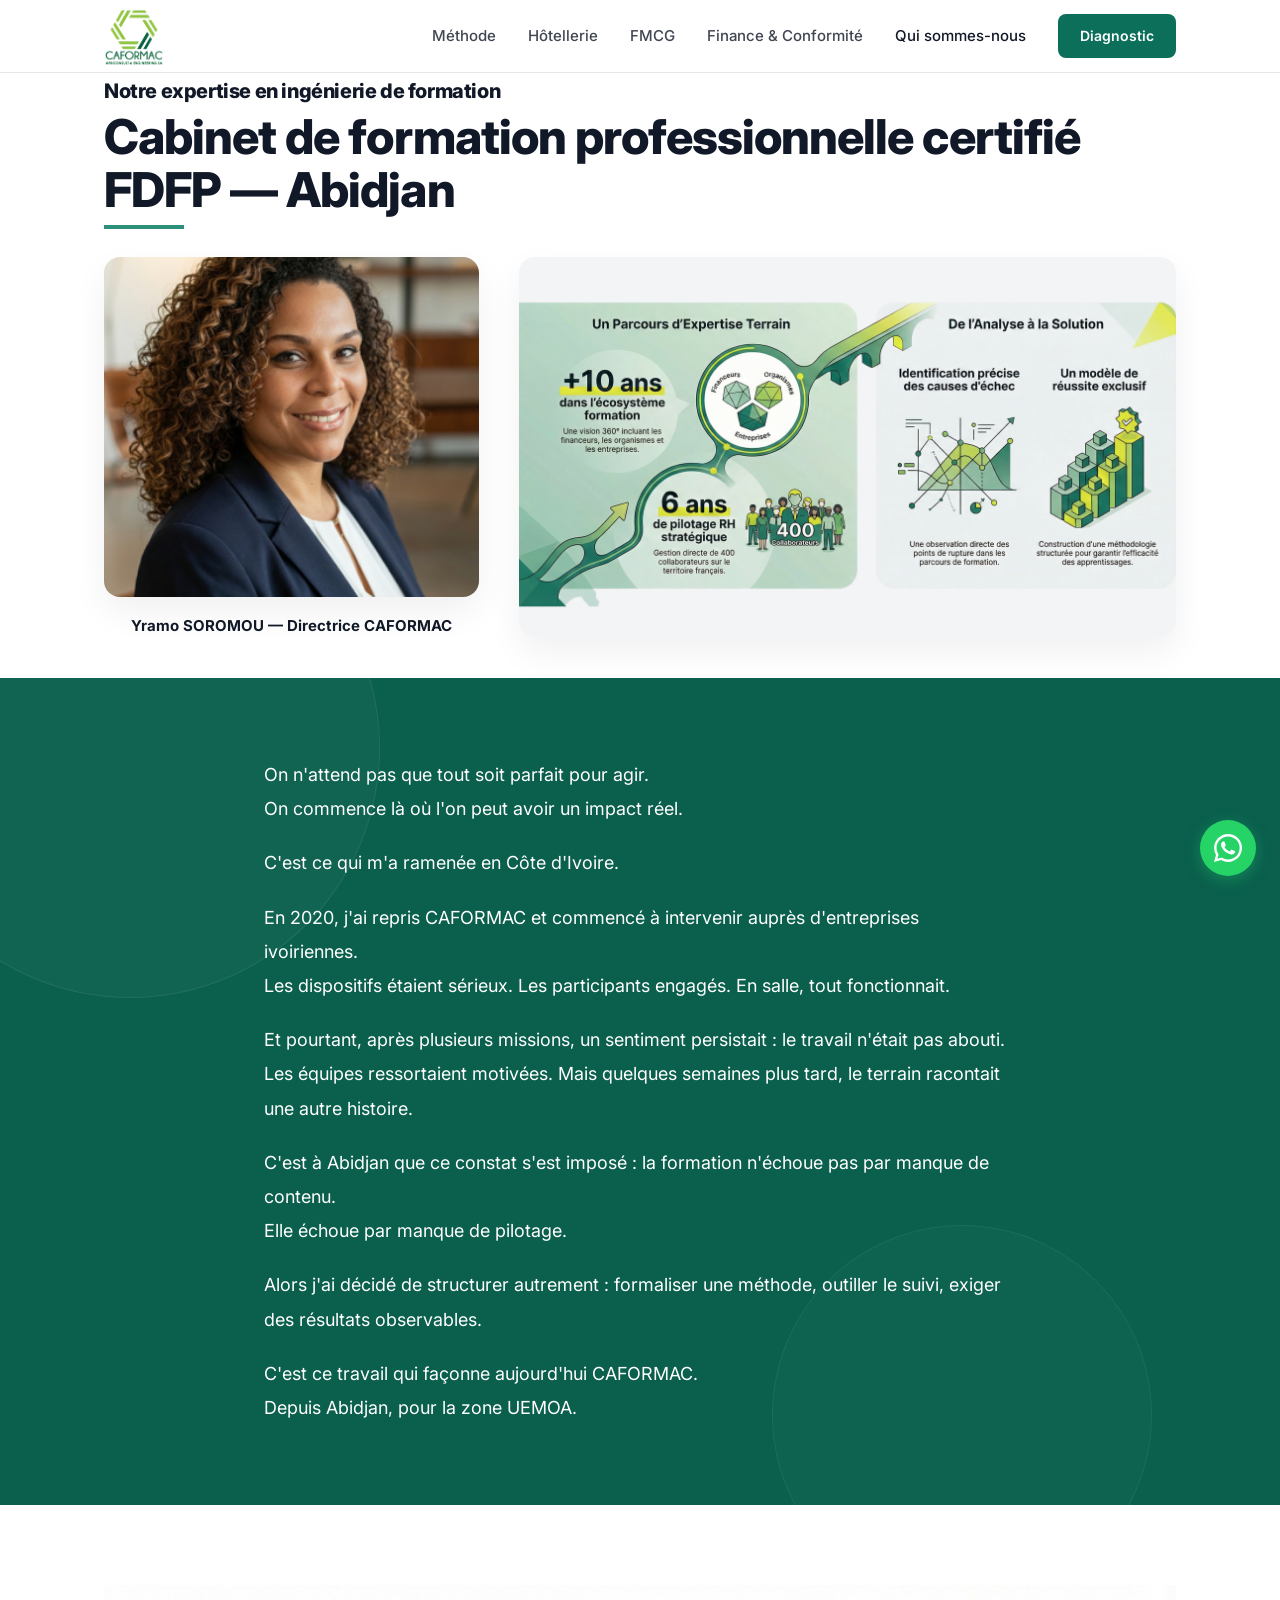
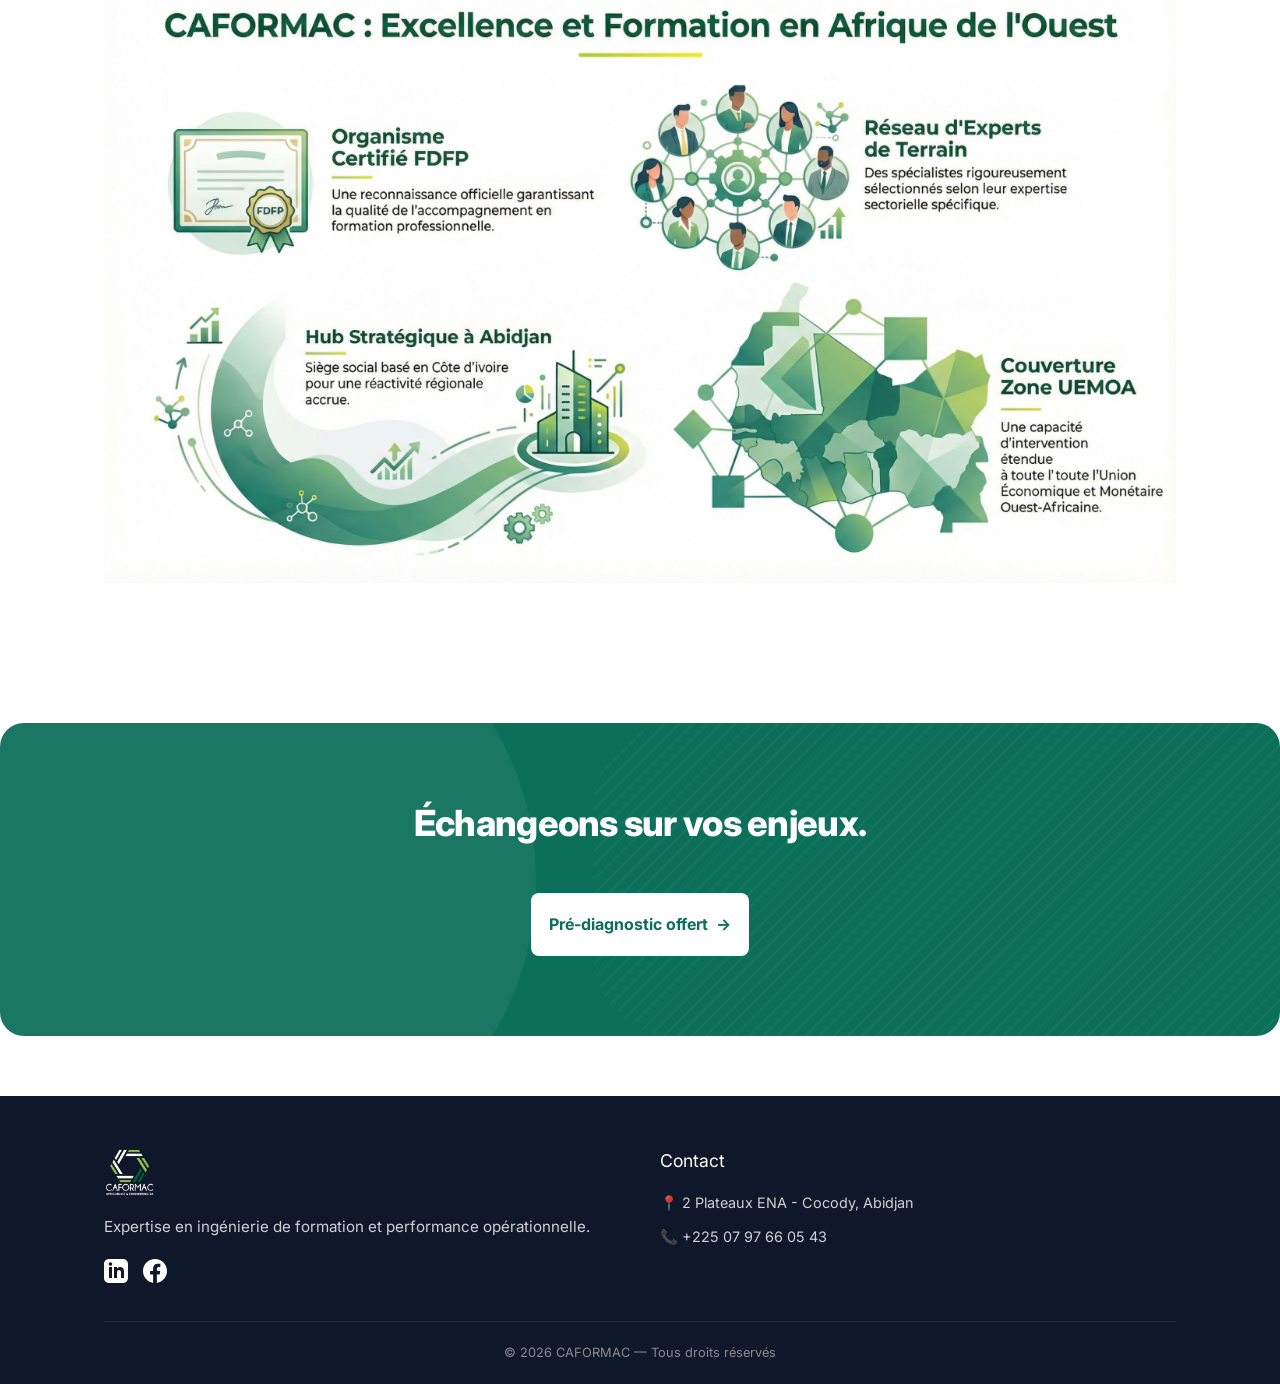
<file: qui-sommes-nous.html>
<!DOCTYPE html>
<html lang="fr">
<head>
  <meta charset="UTF-8">
  <meta name="viewport" content="width=device-width, initial-scale=1.0">
  <title>CAFORMAC — Cabinet de formation certifié FDFP, Abidjan | Côte d'Ivoire</title>
  <meta name="description" content="Fondé par Yramo Soromou, CAFORMAC est un cabinet certifié FDFP basé à Abidjan. +10 ans d'expertise en ingénierie de formation pour les entreprises de la zone UEMOA.">
  <link rel="canonical" href="https://www.caformac.com/qui.html">
  <link rel="icon" type="image/png" href="assets/img/logo.png">
  <meta property="og:type" content="website">
  <meta property="og:title" content="CAFORMAC — Cabinet de formation certifié FDFP, Abidjan | Côte d'Ivoire">
  <meta property="og:description" content="Fondé par Yramo Soromou, CAFORMAC est un cabinet certifié FDFP basé à Abidjan. +10 ans d'expertise en ingénierie de formation pour les entreprises de la zone UEMOA.">
  <meta property="og:image" content="https://www.caformac.com/assets/img/logo.png">
  <meta property="og:url" content="https://www.caformac.com/qui.html">
  
  <meta property="og:locale" content="fr_CI">
  <script type="application/ld+json">{"@context":"https://schema.org","@type":"Person","name":"Yramo Soromou","jobTitle":"Directrice","worksFor":{"@type":"Organization","name":"CAFORMAC"},"url":"https://www.caformac.com/qui.html","sameAs":"https://linkedin.com/in/yramo-soromou"}</script>
  <!-- Google Tag Manager -->
  <script>(function(w,d,s,l,i){w[l]=w[l]||[];w[l].push({'gtm.start':
  new Date().getTime(),event:'gtm.js'});var f=d.getElementsByTagName(s)[0],
  j=d.createElement(s),dl=l!='dataLayer'?'&l='+l:'';j.async=true;j.src=
  'https://www.googletagmanager.com/gtm.js?id='+i+dl;f.parentNode.insertBefore(j,f);
  })(window,document,'script','dataLayer','GTM-TBB9498K');</script>
  <!-- End Google Tag Manager -->

  <link rel="preconnect" href="https://fonts.googleapis.com">
  <link rel="preconnect" href="https://fonts.gstatic.com" crossorigin>
  <link href="https://fonts.googleapis.com/css2?family=Inter:wght@200;300;400;500;600;700;800&display=swap" rel="stylesheet">
  <link rel="stylesheet" href="assets/css/style.css">
</head>
<body>

  <!-- Google Tag Manager (noscript) -->
  <noscript><iframe src="https://www.googletagmanager.com/ns.html?id=GTM-TBB9498K"
  height="0" width="0" style="display:none;visibility:hidden"></iframe></noscript>
  <!-- End Google Tag Manager (noscript) -->

  <!-- ======== NAVIGATION ======== -->
  <nav class="nav" role="navigation" aria-label="Navigation principale">
    <div class="container nav__inner">
      <a href="index.html" class="nav__logo" aria-label="Retour à l'accueil">
        <img src="assets/img/logo.png" alt="CAFORMAC">
      </a>
      <button class="nav__hamburger" aria-label="Menu" aria-expanded="false">
        <span></span><span></span><span></span>
      </button>
      <div class="nav__links">
        <a href="methode.html" class="nav__link">Méthode</a>
        <a href="hotellerie.html" class="nav__link">Hôtellerie</a>
        <a href="fmcg.html" class="nav__link">FMCG</a>
        <a href="finance.html" class="nav__link">Finance &amp; Conformité</a>
        <a href="qui.html" class="nav__link nav__link--active">Qui sommes-nous</a>
        <a href="diagnostic.html" class="nav__cta">Diagnostic</a>
      </div>
    </div>
  </nav>

  <!-- ======== FONDATRICE & CABINET ======== -->
  <section class="about-section reveal">
    <div class="container">

      <div class="about-header">
        <h2>Notre expertise en ingénierie de formation</h2>
        <h1>Cabinet de formation professionnelle certifié FDFP — Abidjan</h1>
      </div>

      <div class="about-grid">
        <div class="about-photo-wrapper">
          <img src="assets/img/fondatrice-caformac.png" alt="Yramo Soromou — Directrice CAFORMAC" class="about-photo" loading="lazy">
          <div class="about-caption">Yramo SOROMOU — Directrice CAFORMAC</div>
        </div>
        <div class="about-illustration-wrapper">
          <img src="assets/img/expertise-formation.png" alt="Parcours d'expertise en ingénierie de formation" class="about-illustration" loading="lazy">
        </div>
      </div>

    </div>
  </section>

  <section class="stats-block reveal">
    <div class="container" style="max-width: 800px;">
      <p style="font-size: 18px; line-height: 1.9; margin-bottom: 20px;">On n'attend pas que tout soit parfait pour agir.<br>On commence là où l'on peut avoir un impact réel.</p>
      <p style="font-size: 18px; line-height: 1.9; margin-bottom: 20px;">C'est ce qui m'a ramenée en Côte d'Ivoire.</p>
      <p style="font-size: 18px; line-height: 1.9; margin-bottom: 20px;">En 2020, j'ai repris CAFORMAC et commencé à intervenir auprès d'entreprises ivoiriennes.<br>Les dispositifs étaient sérieux. Les participants engagés. En salle, tout fonctionnait.</p>
      <p style="font-size: 18px; line-height: 1.9; margin-bottom: 20px;">Et pourtant, après plusieurs missions, un sentiment persistait : le travail n'était pas abouti.<br>Les équipes ressortaient motivées. Mais quelques semaines plus tard, le terrain racontait une autre histoire.</p>
      <p style="font-size: 18px; line-height: 1.9; margin-bottom: 20px;">C'est à Abidjan que ce constat s'est imposé : la formation n'échoue pas par manque de contenu.<br>Elle échoue par manque de pilotage.</p>
      <p style="font-size: 18px; line-height: 1.9; margin-bottom: 20px;">Alors j'ai décidé de structurer autrement : formaliser une méthode, outiller le suivi, exiger des résultats observables.</p>
      <p style="font-size: 18px; line-height: 1.9;">C'est ce travail qui façonne aujourd'hui CAFORMAC.<br>Depuis Abidjan, pour la zone UEMOA.</p>
    </div>
  </section>

  <!-- ======== INFOGRAPHIE PRÉSENTATION ======== -->
  <section class="presentation-image-section">
    <div class="container">
      <div class="presentation-container">
        <img src="assets/img/presentation.png" alt="Infographie CAFORMAC — Méthode et résultats" class="presentation-img" loading="lazy">
      </div>
    </div>
  </section>

 
  <!-- ======== CTA ======== -->
  <section class="cta-block reveal">
    <div class="container">
      <h2>Échangeons sur vos enjeux.</h2>
      <a href="diagnostic.html" class="btn btn--primary" style="margin-top: 24px;">Pré-diagnostic offert <span aria-hidden="true">→</span></a>
    </div>
  </section>

  <!-- ======== FOOTER ======== -->
  <footer class="footer">
    <div class="container">
      <div class="footer__grid">
        <div class="footer__brand">
          <img src="assets/img/logonoir.png" alt="CAFORMAC" class="footer__logo">
          <p class="footer__expertise">Expertise en ingénierie de formation et performance opérationnelle.</p>
          <div class="footer__socials">
            <a href="https://linkedin.com/in/yramo-soromou" target="_blank" aria-label="LinkedIn">
              <svg viewBox="0 0 24 24"><path d="M19 0h-14c-2.761 0-5 2.239-5 5v14c0 2.761 2.239 5 5 5h14c2.762 0 5-2.239 5-5v-14c0-2.761-2.238-5-5-5zm-11 19h-3v-11h3v11zm-1.5-12.268c-.966 0-1.75-.79-1.75-1.764s.784-1.764 1.75-1.764 1.75.79 1.75 1.764-.783 1.764-1.75 1.764zm13.5 12.268h-3v-5.604c0-3.368-4-3.113-4 0v5.604h-3v-11h3v1.765c1.396-2.586 7-2.777 7 2.476v6.759z"/></svg>
            </a>
            <a href="https://www.facebook.com/caformac/" target="_blank" aria-label="Facebook">
              <svg viewBox="0 0 24 24"><path d="M24 12.073c0-6.627-5.373-12-12-12s-12 5.373-12 12c0 5.99 4.388 10.954 10.125 11.854v-8.385H7.078v-3.47h3.047V9.43c0-3.007 1.792-4.669 4.533-4.669 1.312 0 2.686.235 2.686.235v2.953H15.83c-1.491 0-1.956.925-1.956 1.874v2.25h3.328l-.532 3.47h-2.796v8.385C19.612 23.027 24 18.062 24 12.073z"/></svg>
            </a>
          </div>
        </div>
        <div class="footer__contact">
          <h4 class="footer__contact-title">Contact</h4>
          <p>📍 2 Plateaux ENA - Cocody, Abidjan</p>
          <p>📞 <a href="tel:+2250797660543">+225 07 97 66 05 43</a></p>
        </div>
      </div>
      <div class="footer__bottom">
        &copy; 2026 CAFORMAC — Tous droits réservés
      </div>
    </div>
  </footer>

  <!-- ======== WHATSAPP FLOAT ======== -->
  <a href="https://wa.me/2250797660543?text=Bonjour%2C%20je%20souhaite%20un%20diagnostic%20formation." class="whatsapp-float" aria-label="Nous contacter sur WhatsApp" target="_blank" rel="noopener">
    <svg viewBox="0 0 24 24" xmlns="http://www.w3.org/2000/svg">
      <path d="M17.472 14.382c-.297-.149-1.758-.867-2.03-.967-.273-.099-.471-.148-.67.15-.197.297-.767.966-.94 1.164-.173.199-.347.223-.644.075-.297-.15-1.255-.463-2.39-1.475-.883-.788-1.48-1.761-1.653-2.059-.173-.297-.018-.458.13-.606.134-.133.298-.347.446-.52.149-.174.198-.298.298-.497.099-.198.05-.371-.025-.52-.075-.149-.669-1.612-.916-2.207-.242-.579-.487-.5-.669-.51l-.57-.01c-.198 0-.52.074-.792.372-.272.297-1.04 1.016-1.04 2.479 0 1.462 1.065 2.875 1.213 3.074.149.198 2.096 3.2 5.077 4.487.709.306 1.262.489 1.694.625.712.227 1.36.195 1.871.118.571-.085 1.758-.719 2.006-1.413.248-.694.248-1.289.173-1.413-.074-.124-.272-.198-.57-.347zM12.05 21.785h-.01a9.87 9.87 0 01-5.031-1.378l-.361-.214-3.741.981.998-3.648-.235-.374A9.86 9.86 0 012.15 12.01C2.15 6.558 6.587 2.122 12.05 2.122c2.647 0 5.137 1.033 7.007 2.909a9.84 9.84 0 012.9 7.01c-.003 5.45-4.437 9.884-9.885 9.884l-.022-.14zM12.05.072C5.463.072.102 5.423.1 12.01a11.89 11.89 0 001.593 5.945L0 24l6.166-1.617A11.93 11.93 0 0012.05 24c6.59 0 11.95-5.353 11.952-11.94A11.87 11.87 0 0020.45 3.51 11.87 11.87 0 0012.05.072z"/>
    </svg>
  </a>

  <script src="assets/js/main.js"></script>
</body>
</html>
</file>
<file: assets/css/style.css>
/* ========================================
   CAFORMAC — Design System & Global Styles
   Consolidated & cleaned
   ======================================== */

/* 0. Reset
   ======================================== */
*, *::before, *::after { box-sizing: border-box; margin: 0; padding: 0; }
html { scroll-behavior: smooth; -webkit-text-size-adjust: 100%; }
body { font-family: 'Inter', system-ui, -apple-system, sans-serif; font-weight: 400; font-size: 16px; line-height: 1.7; color: var(--text); background: var(--white); -webkit-font-smoothing: antialiased; }
img { max-width: 100%; height: auto; display: block; }
a { color: inherit; text-decoration: none; }
ul, ol { list-style: none; }
button { font: inherit; cursor: pointer; border: none; background: none; }
input, select, textarea { font: inherit; }
h1, h2, h3, h4, h5, h6 { font-weight: 400; }

/* 1. CSS Variables
   ======================================== */
:root {
  --green: #0B6F5A;
  --green-deep: #0A5F4D;
  --green-line: #2E8F7A;
  --yellow: #E2FF00;
  --text: #111827;
  --gray-50: #F9FAFB;
  --gray-100: #F3F4F6;
  --gray-200: #E5E7EB;
  --white: #FFFFFF;
  --r: 16px;
  --r-one: 22px;
}

/* 2. Typography (base)
   ======================================== */
h1 { font-family: 'Inter', system-ui, sans-serif; font-size: 56px; font-weight: 800; line-height: 1.08; letter-spacing: -0.02em; }
h2 { font-family: 'Inter', system-ui, sans-serif; font-size: 36px; font-weight: 800; line-height: 1.15; letter-spacing: -0.01em; }
h3 { font-family: 'Inter', system-ui, sans-serif; font-size: 22px; font-weight: 800; line-height: 1.25; }
p  { font-size: 16px; font-weight: 400; line-height: 1.7; }

/* 3. Layout / Grid
   ======================================== */
.container { max-width: 1120px; margin: 0 auto; padding: 0 24px; }
.section { padding: 80px 0; }
.section--gray { background: var(--gray-50); }

/* 4. Navigation
   ======================================== */
.nav { position: fixed; top: 0; left: 0; right: 0; z-index: 1000; background: var(--white); border-bottom: 1px solid var(--gray-200); transition: box-shadow .3s; }
.nav--scrolled { box-shadow: 0 2px 12px rgba(17,24,39,.06); }
.nav__inner { display: flex; align-items: center; justify-content: space-between; height: 72px; }
.nav__logo { display: flex; align-items: center; gap: 10px; }
.nav__logo img { height: 60px; width: auto; }
.nav__links { display: flex; align-items: center; gap: 32px; }
.nav__link { font-size: 15px; font-weight: 500; color: var(--text); opacity: .8; transition: opacity .2s; }
.nav__link:hover, .nav__link--active { opacity: 1; }
.nav__cta { display: inline-flex; align-items: center; padding: 10px 22px; font-size: 14px; font-weight: 600; color: var(--white); background: var(--green); border-radius: 8px; transition: background .2s; }
.nav__cta:hover { background: var(--green-deep); }
.nav__hamburger { display: none; width: 28px; height: 20px; position: relative; flex-direction: column; justify-content: space-between; }
.nav__hamburger span { display: block; width: 100%; height: 2px; background: var(--text); border-radius: 2px; transition: all .3s; }

/* 5. Hero & Buttons
   ======================================== */
.hero { position: relative; min-height: 85vh; display: flex; align-items: center; margin-top: 72px; overflow: hidden; }
.hero__bg { position: absolute; inset: 0; background-size: cover; background-position: center; }
.hero__bg::after { content: ''; position: absolute; inset: 0; background: linear-gradient(135deg, rgba(10,30,24,.72) 0%, rgba(10,30,24,.45) 100%); }
/* Overlay renforcé pour pages secteurs (SVG backgrounds) */
.hero__bg--sector::after { background: linear-gradient(135deg, rgba(0,0,0,0.78) 0%, rgba(0,0,0,0.58) 60%, rgba(0,0,0,0.40) 100%); }
.hero__content { position: relative; z-index: 2; max-width: 680px; padding: 80px 0; }
.hero h1 { color: var(--white); margin-bottom: 24px; }
.hero__micro { font-size: 14px; font-weight: 400; color: rgba(255,255,255,.7); margin-top: 20px; }

.btn { display: inline-flex; align-items: center; gap: 8px; padding: 14px 28px; font-size: 15px; font-weight: 600; border-radius: 8px; transition: all .2s; }
.btn--primary { color: var(--white); background-color: var(--green); padding: 18px; font-size: 16px; border: none; cursor: pointer; transition: all 0.3s ease; }
.btn--primary:hover { background-color: var(--green-deep); box-shadow: 0 8px 20px rgba(11, 111, 90, 0.3); }

.section__title { margin-bottom: 20px; }
.section__subtitle { font-size: 18px; color: var(--text); opacity: .7; max-width: 640px; line-height: 1.7; }
.section__subtitle--center { margin: 0 auto; }
.citation { margin-top: 32px; font-size: 18px; font-style: italic; color: var(--text); opacity: .7; line-height: 1.7; text-align: center; }
.citation__mark { color: var(--yellow); font-size: 28px; font-style: normal; font-weight: 700; line-height: 1; }

/* 6. Constat-ROI Section (index.html)
   ======================================== */
.constat-roi-section { background: #F8FAFC; padding: 100px 0; }
.constat-content { max-width: 800px; margin-bottom: 70px; }
.constat-roi-section .section__title { color: #0F172A !important; font-weight: 800 !important; }
.constat-roi-section .section__subtitle { color: #475569 !important; font-size: 18px; line-height: 1.8; }
.constat__stat { display: flex; align-items: center; gap: 24px; margin-top: 40px; }
.constat__number { font-family: 'Inter', sans-serif !important; font-size: 110px; font-weight: 300 !important; color: var(--green-deep) !important; line-height: 0.9; letter-spacing: -0.04em; }
.constat__label { font-size: 17px; font-weight: 700; color: #1E293B; line-height: 1.5; }
.constat-layout { display: grid; grid-template-columns: 1fr 1fr; gap: 40px; align-items: center; margin-bottom: 70px; }
.constat-stat-box { position: relative; background: var(--green-deep); border-radius: 16px; padding: 60px 40px; text-align: center; color: var(--white); overflow: hidden; aspect-ratio: 1; display: flex; flex-direction: column; align-items: center; justify-content: center; }
.constat-stat-box::before { content: ''; position: absolute; width: 300px; height: 300px; border-radius: 50%; border: 1px solid rgba(255,255,255,.07); background: rgba(255,255,255,.03); top: -100px; left: -80px; pointer-events: none; }
.constat-stat-box::after { content: ''; position: absolute; width: 200px; height: 200px; border-radius: 50%; border: 1px solid rgba(255,255,255,.06); background: rgba(255,255,255,.02); bottom: -60px; right: -40px; pointer-events: none; }
.constat-stat-box__number { display: block; font-size: 100px; font-weight: 200; color: var(--yellow); line-height: 1; margin-bottom: 16px; letter-spacing: -0.04em; position: relative; z-index: 2; }
.constat-stat-box__label { display: block; font-size: 17px; font-weight: 500; line-height: 1.6; position: relative; z-index: 2; }
.roi-box { background-color: #FFFFFF; border-radius: 16px; padding: 45px 55px; display: flex; align-items: center; justify-content: space-between; gap: 40px; box-shadow: 0 25px 50px -12px rgba(0, 0, 0, 0.15); border-left: 12px solid var(--yellow); transition: transform 0.3s ease, box-shadow 0.3s ease; }
.roi-box:hover { transform: translateY(-5px); box-shadow: 0 35px 60px -15px rgba(0, 0, 0, 0.2); }
.roi-box__text h3 { font-family: 'Inter', sans-serif !important; font-size: 26px !important; font-weight: 800 !important; color: #0F172A !important; margin-bottom: 12px; }
.roi-box__text p { font-size: 16px; color: #475569; margin: 0; line-height: 1.6; }
.roi-box__action { flex-shrink: 0; }
.roi-box__action .btn { background-color: var(--green-deep); padding: 18px 32px; font-size: 16px; border-radius: 8px; box-shadow: 0 10px 20px rgba(10, 95, 77, 0.2); }

/* 7. FMP Teaser (index.html)
   ======================================== */
.section-fmp { position: relative; background-color: #ffffff; padding: 100px 0; overflow: hidden; z-index: 1; }
.section-fmp::before { content: ""; position: absolute; top: 50%; left: -5%; transform: translateY(-50%); width: 600px; height: 600px; background-color: rgba(20, 107, 83, 0.08); border-radius: 50%; z-index: -1; }
.section-fmp::after { content: ""; position: absolute; top: 0%; bottom: 0%; right: -5%; width: 750px; border-radius: 80px; background-image: repeating-linear-gradient( -45deg, rgba(0, 0, 0, 0.03) 0px, rgba(0, 0, 0, 0.03) 2px, transparent 2px, transparent 10px ); z-index: -1; }
.fmp-grid { display: grid; grid-template-columns: repeat(3, 1fr); gap: 24px; margin: 0 auto 40px auto; max-width: 800px; }
.fmp-card { padding: 40px 32px; background: var(--white); border: none; border-radius: var(--r); box-shadow: 0 15px 35px rgba(0, 0, 0, 0.05); transition: all 0.3s ease; }
.fmp-card:hover { transform: translateY(-6px); box-shadow: 0 20px 40px rgba(0, 0, 0, 0.08); }
.fmp-card__letter { font-size: 48px; font-weight: 200; color: var(--green); letter-spacing: -0.02em; display: inline-flex; align-items: center; justify-content: center; width: 80px; height: 80px; background-color: rgba(20, 107, 83, 0.08); border-radius: 50%; margin-bottom: 24px; }
.fmp-card__title { font-size: 18px; font-weight: 600; margin-bottom: 8px; }
.fmp-card__text { font-size: 15px; color: var(--text); opacity: .7; line-height: 1.6; }

/* 8. Domain Cards (index.html)
   ======================================== */
.domains-grid { display: grid; grid-template-columns: repeat(auto-fit, minmax(300px, 1fr)); gap: 30px; }
.domain-card { background: #fff; border-radius: 12px; overflow: hidden; box-shadow: 0 4px 20px rgba(0,0,0,0.08); display: flex; flex-direction: column; border-bottom: 4px solid #1a4d32; transition: transform 0.3s ease; }
.domain-card:hover { transform: translateY(-5px); box-shadow: 0 20px 40px rgba(0, 0, 0, 0.12); }
.domain-card__img-wrapper { overflow: hidden; border-bottom-right-radius: 70px; }
.domain-card__img { width: 100%; height: 200px; object-fit: cover; display: block; }
.domain-card__body { padding: 20px; flex-grow: 1; }
.domain-card__title { font-size: 1.35rem; font-weight: 700; margin-bottom: 10px; color: #000; }
.domain-card__text { color: #666; font-size: 0.95rem; }
.domain-card__footer { display: flex; align-items: center; padding-left: 20px; height: 60px; }
.domain-card__bar-container { flex-grow: 1; height: 6px; background: #f0f0f0; border-radius: 3px; margin-right: 15px; }
.domain-card__bar-fill { width: 40%; height: 100%; background: #1a4d32; border-radius: 3px; }

/* 9. Impact Cards (index.html)
   ======================================== */
.impact-grid { display: grid; grid-template-columns: repeat(3, 1fr); gap: 30px; max-width: 1200px; margin: 0 auto; }
.impact-card { background-color: var(--white); border-radius: 16px; overflow: hidden; box-shadow: 0 10px 30px rgba(0, 0, 0, 0.08); transition: all 0.3s ease; display: flex; flex-direction: column; height: 100%; border: none !important; }
.impact-card:hover { transform: translateY(-8px); box-shadow: 0 20px 40px rgba(0, 0, 0, 0.15); }
.impact-card__header { background-color: var(--green) !important; padding: 40px 32px; border-radius: 0 0 80px 0; display: flex; align-items: center; justify-content: center; text-align: center; min-height: 150px; }
.impact-card__title { color: var(--white) !important; font-size: 22px; font-weight: 700; line-height: 1.3; margin: 0; }
.impact-card__body { padding: 32px; flex-grow: 1; background-color: var(--white); }
.impact-card__text { font-size: 16px; color: var(--text); opacity: 0.8; line-height: 1.6; margin: 0; }
.impact-card__bar { height: 8px; background-color: var(--yellow); width: 100%; }

/* 10. Green Stats Section (index.html)
   ======================================== */
.stats-section { background-color: var(--green); padding: 80px 0; position: relative; overflow: hidden; }
.stats-section::before { content: ""; position: absolute; top: -20%; left: -5%; width: 500px; height: 500px; background-color: rgba(255, 255, 255, 0.04); border-radius: 50%; z-index: 1; }
.stats-section::after { content: ""; position: absolute; bottom: -20%; right: -5%; width: 800px; height: 800px; background-image: repeating-linear-gradient( -45deg, rgba(255, 255, 255, 0.03) 0px, rgba(255, 255, 255, 0.03) 2px, transparent 2px, transparent 10px ); border-radius: 50%; z-index: 1; }
.stat-item { padding: 60px 40px; text-align: center; border-right: 1px solid rgba(255, 255, 255, 0.15); border-bottom: 1px solid rgba(255, 255, 255, 0.15); }
.stat-item:nth-child(3n) { border-right: none; }
.stat-item:nth-child(n+4) { border-bottom: none; }
.stat-num { font-size: 64px; font-weight: 300; line-height: 1; margin-bottom: 16px; color: var(--white); }
.stat-text { font-size: 15px; font-weight: 400; opacity: 0.9; color: var(--white); }

/* 11. Green Stats Block (methode.html)
   ======================================== */
.stats-block { position: relative; background: var(--green-deep); padding: 80px 0; overflow: hidden; color: var(--white); }
.stats-block::before { content: ''; position: absolute; width: 500px; height: 500px; border-radius: 50%; border: 1px solid rgba(255,255,255,.07); background: rgba(255,255,255,.03); top: -180px; left: -120px; pointer-events: none; }
.stats-block::after { content: ''; position: absolute; width: 380px; height: 380px; border-radius: 50%; border: 1px solid rgba(255,255,255,.06); background: rgba(255,255,255,.02); bottom: -100px; right: 10%; pointer-events: none; }

/* Shared stats grid (stats-section + stats-block) */
.stats-grid { display: grid; grid-template-columns: repeat(3, 1fr); gap: 0; position: relative; z-index: 2; }
.stats-grid__item { padding: 32px 28px; text-align: center; border-right: 1px solid rgba(255,255,255,.12); }
.stats-grid__item:last-child, .stats-grid__item:nth-child(3n) { border-right: none; }
.stats-grid__number { font-size: 60px; font-weight: 200; letter-spacing: -0.02em; line-height: 1; margin-bottom: 8px; color: var(--white); }
.stats-grid__label { font-size: 14px; font-weight: 400; line-height: 1.5; color: rgba(255,255,255,.8); }

/* 12. Format Cards (methode.html + diagnostic.html)
   ======================================== */
.formats-grid { display: grid; grid-template-columns: repeat(3, 1fr); gap: 30px; margin-bottom: 32px; }
.format-card { padding: 40px 32px; background: var(--white); border-radius: var(--r); box-shadow: 0 10px 30px rgba(0, 0, 0, 0.06); border-top: 4px solid var(--green); transition: all 0.3s ease; }
.format-card:hover { background-color: var(--green) !important; transform: translateY(-8px); box-shadow: 0 20px 40px rgba(0, 0, 0, 0.15); }
.format-card__title { font-size: 20px; font-weight: 700; margin-bottom: 12px; color: var(--text); transition: color 0.3s ease; }
.format-card:hover .format-card__title { color: var(--yellow) !important; }
.format-card__text { transition: color 0.3s ease; }
.format-card:hover .format-card__text { color: var(--white) !important; }

/* 13. Facts List (qui.html)
   ======================================== */
.facts-list { margin-top: 32px; }
.facts-list__item { display: flex; gap: 16px; padding: 16px 0; border-bottom: 1px solid var(--gray-200); font-size: 16px; }
.facts-list__item:last-child { border-bottom: none; }
.facts-list__label { font-weight: 600; color: var(--green); min-width: 120px; font-size: 14px; text-transform: uppercase; letter-spacing: .04em; }

/* 14. CTA Block
   ======================================== */
.cta-block { position: relative; background-color: var(--green); color: var(--white); padding: 80px 20px; border-radius: 24px; margin: 60px auto; overflow: hidden; z-index: 1; text-align: center; }
.cta-block::before { content: ""; position: absolute; top: 50%; left: -5%; transform: translateY(-50%); width: 600px; height: 600px; background-color: rgba(255, 255, 255, 0.06); border-radius: 50%; z-index: -1; }
.cta-block::after { content: ""; position: absolute; top: 0%; bottom: 0%; right: -5%; width: 750px; border-radius: 80px; background-image: repeating-linear-gradient( -45deg, rgba(255, 255, 255, 0.04) 0px, rgba(255, 255, 255, 0.04) 2px, transparent 2px, transparent 10px ); z-index: -1; }
.cta-block h2 { color: var(--white) !important; margin-bottom: 24px !important; }
.cta-block .btn { background-color: var(--white) !important; color: var(--green) !important; font-weight: 700; border: none; }
.cta-block .btn:hover { background-color: #f2f2f2 !important; }
.cta-block .section__subtitle { color: var(--white) !important; opacity: 0.9 !important; margin-bottom: 40px !important; }
.cta-block .citation { color: var(--white) !important; opacity: 0.9 !important; margin-top: 50px !important; }

/* 15. About Section (qui.html)
   ======================================== */
.about-section { padding: 80px 0; padding-bottom: 20px !important; background-color: var(--white); }
.about-header { margin-bottom: 40px; }
.about-header h2 { font-size: 20px; font-weight: 600; color: var(--text); margin-bottom: 8px; }
.about-header h1 { font-size: 48px; font-weight: 700; color: var(--text); position: relative; display: inline-block; line-height: 1.1; }
.about-header h1::after { content: ''; position: absolute; bottom: -12px; left: 0; width: 80px; height: 4px; background-color: var(--green-line); }
.about-grid { display: grid; grid-template-columns: 4fr 7fr; gap: 40px; align-items: start; margin-bottom: 20px; }
.about-photo { width: 100%; height: 340px; object-fit: cover; border-radius: 16px; display: block; box-shadow: 0 15px 35px rgba(0,0,0,0.06); }
.about-caption { margin-top: 16px; font-size: 15px; font-weight: 700; color: var(--text); text-align: center; }
.about-illustration { width: 100%; height: 380px; object-fit: cover; border-radius: 16px; display: block; box-shadow: 0 15px 35px rgba(0,0,0,0.06); }

/* 16. Presentation Image (qui.html)
   ======================================== */
.presentation-image-section { padding-top: 0 !important; padding-bottom: 80px; margin-top: 80px; background-color: var(--white); }
.presentation-img { width: 100%; height: auto; display: block; margin: 0 auto; }

/* 17. Diagnostic Hero Full
   ======================================== */
.diag-hero-full { position: relative; width: 100%; height: 60vh; display: flex; align-items: center; overflow: hidden; margin-bottom: 60px; }
.hero-image-container { position: absolute; top: 0; left: 0; width: 100%; height: 100%; z-index: 1; }
.hero-full-img { width: 100%; height: 100%; object-fit: cover; object-position: center; }
.hero-overlay { position: absolute; top: 0; left: 0; width: 100%; height: 100%; background: rgba(0, 0, 0, 0.4); }
.hero-content { position: relative; z-index: 2; color: #ffffff; text-align: center; }
.hero-content h1 { font-size: clamp(2rem, 5vw, 3.5rem); margin-bottom: 20px; text-shadow: 0 2px 10px rgba(0,0,0,0.3); }
.hero-content .section__subtitle { color: rgba(255,255,255,0.9); max-width: 800px; margin: 0 auto; }

/* 18. Form Card & Grid (diagnostic.html)
   ======================================== */
.form-section { max-width: 600px; margin: 0 auto; background: var(--white); padding: 40px; border-radius: 15px; box-shadow: 0 10px 40px rgba(0,0,0,0.05); }
.form-card { background: var(--white); border-radius: 16px; box-shadow: 0 10px 40px rgba(0, 0, 0, 0.08); padding: 50px; max-width: 800px; margin: 0 auto; }
.form-grid { display: grid; grid-template-columns: repeat(2, 1fr); gap: 24px; }
.full-width { grid-column: span 2; }
.form-group { display: flex; flex-direction: column; }
.form-group label { font-size: 14px; font-weight: 600; color: #374151; margin-bottom: 8px; }
.form-group input { width: 100%; padding: 16px; font-size: 16px; color: #111827; background-color: #F9FAFB; border: 1px solid #D1D5DB; border-radius: 8px; transition: all 0.3s ease; font-family: inherit; }
.form-group input:focus { outline: none; border-color: var(--green); background-color: #FFFFFF; box-shadow: 0 0 0 3px rgba(18, 107, 89, 0.15); }
.form-group input::placeholder { color: #9CA3AF; font-weight: 300; }
.btn--full { width: 100%; padding: 18px; font-size: 16px; font-weight: 600; text-align: center; border-radius: 8px; margin-top: 24px; background-color: var(--green); color: var(--white); border: none; cursor: pointer; transition: all 0.3s ease; }
.btn--full:hover { transform: translateY(-2px); box-shadow: 0 10px 20px rgba(0,0,0,0.1); }
.form-note { text-align: center; margin-top: 16px; font-size: 14px; color: #6B7280; }
.form-error { display: none; font-size: 12px; color: #e74c3c; margin-top: 5px; }

/* 19. Premium WhatsApp Block (diagnostic.html)
   ======================================== */
.premium-wa-block { max-width: 650px; margin: 60px auto 100px; text-align: center; padding: 45px 40px; background: #FFFFFF; border-radius: 24px; box-shadow: 0 15px 40px rgba(0, 0, 0, 0.04); border: 1px solid #F1F5F9; }
.premium-wa__proof { font-family: 'Inter', sans-serif !important; font-size: 19px; font-weight: 700; color: #0F172A; margin-bottom: 12px; letter-spacing: -0.01em; }
.premium-wa__note { font-size: 15px; color: #64748B; margin-bottom: 35px; line-height: 1.6; }
.btn-wa-premium { display: inline-flex; align-items: center; justify-content: center; gap: 12px; width: 100%; background-color: #25D366; color: #FFFFFF !important; font-size: 17px; font-weight: 600; padding: 20px 40px; border-radius: 12px; text-decoration: none; transition: all 0.3s cubic-bezier(0.4, 0, 0.2, 1); box-shadow: 0 10px 25px rgba(37, 211, 102, 0.25); }
.btn-wa-premium:hover { background-color: #1DA851; transform: translateY(-4px); box-shadow: 0 15px 35px rgba(37, 211, 102, 0.35); }
.wa-icon { width: 26px; height: 26px; fill: #FFFFFF; }

/* 20. Footer
   ======================================== */
.footer { background-color: #0f172a; color: #ffffff; padding: 50px 0 20px; }
.footer__grid { display: flex; flex-wrap: wrap; gap: 40px; justify-content: flex-start; margin-bottom: 30px; }
.footer__brand { flex: 1; min-width: 280px; text-align: left; }
.footer__logo { height: 50px; width: auto; margin-bottom: 20px; }
.footer__expertise { font-size: 0.95rem; color: rgba(255, 255, 255, 0.8); margin-bottom: 20px; line-height: 1.5; }
.footer__socials { display: flex; gap: 15px; }
.footer__socials a svg { width: 24px; height: 24px; fill: #ffffff; transition: fill 0.3s ease; }
.footer__socials a:hover svg { fill: #22c55e; }
.footer__contact { flex: 1; min-width: 200px; }
.footer__contact-title { margin-bottom: 15px; font-size: 1.1rem; }
.footer__contact p { font-size: 0.9rem; color: rgba(255, 255, 255, 0.8); margin-bottom: 10px; }
.footer__contact a { color: inherit; text-decoration: none; }
.footer__bottom { border-top: 1px solid rgba(255, 255, 255, 0.1); padding-top: 20px; font-size: 0.8rem; color: rgba(255, 255, 255, 0.5); text-align: center; }

/* 21. Utilities (reveal, WhatsApp float)
   ======================================== */
.reveal { opacity: 0; transform: translateY(24px); transition: opacity .6s ease, transform .6s ease; }
.reveal.visible { opacity: 1; transform: translateY(0); }
.whatsapp-float { position: fixed; bottom: 24px; right: 24px; z-index: 999; width: 56px; height: 56px; background: #25D366; border-radius: 50%; display: flex; align-items: center; justify-content: center; box-shadow: 0 4px 16px rgba(37,211,102,.35); transition: transform .2s, box-shadow .2s; }
.whatsapp-float:hover { transform: scale(1.08); box-shadow: 0 6px 20px rgba(37,211,102,.45); }
.whatsapp-float svg { width: 28px; height: 28px; fill: var(--white); }

/* 22. Typography Overrides (light weight system)
   ======================================== */
h1, h2,
.section__title,
.about-header h1,
.about-header h2 {
  font-family: 'Inter', sans-serif !important;
  font-weight: 800 !important;
  letter-spacing: -0.02em !important;
}
h3,
.fmp-card__title,
.domain-card__title,
.impact-card__title,
.format-card__title {
  font-family: 'Inter', sans-serif !important;
  font-weight: 800 !important;
  letter-spacing: -0.01em !important;
  font-size: 20px !important;
}

/* 23. Responsive
   ======================================== */
@media (max-width: 1024px) {
  .stats-grid { grid-template-columns: repeat(2, 1fr); }
  .stats-grid__item:nth-child(2n) { border-right: none; }
}

@media (max-width: 992px) {
  .about-grid { grid-template-columns: 1fr; }
  .about-photo, .about-illustration { height: 300px; }
}

@media (max-width: 768px) {
  h1 { font-size: 34px; }
  h2 { font-size: 26px; }

  .nav__hamburger { display: flex; }
  .nav__links {
    position: fixed; top: 72px; left: 0; right: 0; bottom: 0;
    background: var(--white); flex-direction: column; align-items: center;
    justify-content: flex-start; padding-top: 48px; gap: 24px;
    transform: translateX(100%); transition: transform .3s ease;
  }
  .nav__links.open { transform: translateX(0); }

  .fmp-grid,
  .domains-grid,
  .impact-grid,
  .formats-grid { grid-template-columns: 1fr; }

  .stats-grid { grid-template-columns: 1fr; }
  .stats-grid__item { border-right: none !important; border-bottom: 1px solid rgba(255,255,255,.12); }
  .stat-item { border-right: none; border-bottom: 1px solid rgba(255,255,255,0.15); padding: 40px 20px; }
  .stat-item:last-child { border-bottom: none; }
  .stat-num { font-size: 48px; }

  .constat-layout { grid-template-columns: 1fr; }
  .constat-stat-box { aspect-ratio: auto; padding: 50px 30px; }
  .constat-stat-box__number { font-size: 80px; }
  .roi-box { flex-direction: column; text-align: left; padding: 35px 24px; border-left: none; border-top: 12px solid var(--yellow); }
  .roi-box__action { width: 100%; }
  .roi-box__action .btn { width: 100%; justify-content: center; }

  .diag-hero-full { height: 50vh; }

  .form-grid { grid-template-columns: 1fr; }
  .full-width { grid-column: span 1; }

  .premium-wa-block { padding: 35px 24px; margin: 40px 20px 80px; }

  .fmp-card__title,
  .domain-card__title,
  .impact-card__title,
  .format-card__title { font-size: 18px !important; }
}

/* ========================================
   24. Nav Dropdown (Secteurs)
   ======================================== */
.nav__dropdown { position: relative; }
.nav__dropdown-toggle {
  background: none; border: none; cursor: pointer;
  font-size: 15px; font-weight: 500; color: var(--text); opacity: .8;
  display: flex; align-items: center; gap: 4px;
  padding: 0; font-family: inherit; transition: opacity .2s;
}
.nav__dropdown-toggle:hover,
.nav__dropdown-toggle.active { opacity: 1; }
.nav__caret { font-size: 11px; transition: transform .2s; display: inline-block; }
.nav__dropdown-toggle.active .nav__caret { transform: rotate(180deg); }
.nav__dropdown-menu {
  display: none; position: absolute; top: calc(100% + 16px); left: 50%;
  transform: translateX(-50%);
  background: var(--white); border-radius: var(--r);
  box-shadow: 0 8px 30px rgba(17,24,39,.12);
  border: 1px solid var(--gray-200);
  min-width: 210px; padding: 8px 0; z-index: 200;
}
.nav__dropdown-menu.open { display: block; }
.nav__dropdown-link {
  display: block; padding: 12px 20px; font-size: 14px; font-weight: 500;
  color: var(--text); transition: background .15s, color .15s;
}
.nav__dropdown-link:hover { background: var(--gray-50); color: var(--green); }
.nav__dropdown-link--active { color: var(--green); font-weight: 700; background: var(--gray-100); }

/* ========================================
   25. Sector Pages — FMP Process Flow
   ======================================== */
.fmp-process {
  display: flex; align-items: center; justify-content: center;
  flex-wrap: wrap; gap: 4px; margin: 40px 0;
}
.fmp-process__step { display: flex; align-items: center; }
.fmp-process__label {
  background: var(--green); color: var(--white);
  padding: 12px 18px; border-radius: 8px;
  font-size: 14px; font-weight: 600; white-space: nowrap;
}
.fmp-process__arrow { color: var(--green); font-size: 20px; font-weight: 700; padding: 0 6px; }

/* ========================================
   26. Sector Pages — Formation Phare Boxes
   ======================================== */
.phare-grid { display: grid; grid-template-columns: 1fr 1fr; gap: 24px; margin-top: 40px; }
.phare-box {
  background: var(--white); border-radius: var(--r);
  padding: 32px; box-shadow: 0 6px 20px rgba(17,24,39,.06);
}
.phare-box--alert { border-left: 4px solid var(--yellow); background: var(--gray-50); }
.phare-box__title { font-size: 16px; font-weight: 700; color: var(--text); margin-bottom: 14px; }
.phare-list { list-style: none; padding: 0; margin: 0; }
.phare-list li {
  padding: 8px 0; font-size: 15px; color: var(--text); opacity: .85;
  border-bottom: 1px solid var(--gray-200); display: flex; gap: 10px; line-height: 1.5;
}
.phare-list li:last-child { border-bottom: none; }
.phare-list li::before { content: "→"; color: var(--green); font-weight: 700; flex-shrink: 0; }
.phare-format { display: flex; gap: 10px; flex-wrap: wrap; margin-top: 16px; }
.phare-format-tag {
  padding: 8px 16px; background: var(--green); color: var(--white);
  border-radius: 8px; font-size: 13px; font-weight: 600;
}

/* ========================================
   27. Sector Pages — Programmes Grid
   ======================================== */
.programmes-grid { display: grid; grid-template-columns: repeat(3, 1fr); gap: 24px; }
.programme-card {
  background: var(--white); border-radius: var(--r);
  padding: 28px; box-shadow: 0 4px 16px rgba(17,24,39,.06);
  border-top: 3px solid var(--green);
}
.programme-card__title { font-size: 16px; font-weight: 700; color: var(--text); margin-bottom: 8px; }
.programme-card__text { font-size: 14px; color: var(--text); opacity: .7; margin-bottom: 14px; line-height: 1.6; }
.programme-card__tag { font-size: 12px; font-weight: 700; color: var(--green); text-transform: uppercase; letter-spacing: .04em; }
.programmes-footnote {
  margin-top: 32px; padding: 20px 28px; background: var(--gray-50);
  border-radius: 12px; font-size: 15px; color: var(--text); opacity: .8;
  border-left: 4px solid var(--green); line-height: 1.7;
  transition: background .25s, color .25s, border-left-color .25s, opacity .25s;
  cursor: default;
}
.programmes-footnote:hover {
  background: var(--green); color: var(--white); opacity: 1;
  border-left-color: var(--yellow);
}

/* ========================================
   29b. Domain Cards — Icon Variant (no photo)
   ======================================== */
.domain-card--icon .domain-card__img-wrapper {
  background: var(--green); display: flex; align-items: center;
  justify-content: center; height: 110px; border-bottom-right-radius: 70px;
}
.domain-card--icon .domain-card__icon {
  width: 44px; height: 44px; stroke: #fff; fill: none;
  stroke-width: 1.75; stroke-linecap: round; stroke-linejoin: round;
}

/* ========================================
   30. Diagnostic Page
   ======================================== */
.diag-hero { background: var(--green); padding: 100px 0 80px; color: #fff; }
.diag-hero h1 { color: #fff; max-width: 760px; }
.diag-hero p { color: rgba(255,255,255,.88); font-size: 18px; max-width: 640px; margin-top: 20px; line-height: 1.7; }
.diag-hero__ctas { display: flex; gap: 16px; margin-top: 36px; flex-wrap: wrap; }
.btn--white { background: #fff; color: var(--green); font-weight: 700; padding: 16px 32px; border-radius: 8px; font-size: 15px; transition: box-shadow .2s; display: inline-block; }
.btn--white:hover { box-shadow: 0 8px 24px rgba(0,0,0,.18); }
.btn--outline-white { background: transparent; color: #fff; font-weight: 600; padding: 14px 28px; border-radius: 8px; font-size: 15px; border: 2px solid rgba(255,255,255,.55); transition: border-color .2s, background .2s; display: inline-block; }
.btn--outline-white:hover { border-color: #fff; background: rgba(255,255,255,.12); }

/* Diagnostic cards grid */
.diag-cards-grid { display: grid; grid-template-columns: repeat(3, 1fr); gap: 28px; }
.diag-card { background: #fff; border-radius: 14px; overflow: hidden; box-shadow: 0 4px 20px rgba(0,0,0,.08); border-bottom: 4px solid transparent; display: flex; flex-direction: column; transition: transform .25s, box-shadow .25s; }
.diag-card:hover { transform: translateY(-4px); box-shadow: 0 16px 40px rgba(0,0,0,.12); }
.diag-card--featured { border-bottom-color: var(--yellow); transform: scale(1.03); box-shadow: 0 12px 40px rgba(11,111,90,.18); }
.diag-card--featured:hover { transform: scale(1.03) translateY(-4px); }
.diag-card__badge { background: var(--yellow); color: #111; font-size: 11px; font-weight: 800; text-transform: uppercase; letter-spacing: .08em; padding: 6px 14px; text-align: center; }
.diag-card__icon-area { background: var(--green); display: flex; align-items: center; justify-content: center; height: 100px; }
.diag-card__icon-area--light { background: var(--gray-100); }
.diag-card__icon { width: 40px; height: 40px; stroke: #fff; fill: none; stroke-width: 1.75; stroke-linecap: round; stroke-linejoin: round; }
.diag-card__icon-area--light .diag-card__icon { stroke: var(--green); }
.diag-card__body { padding: 24px; flex-grow: 1; }
.diag-card__title { font-size: 17px; font-weight: 800; color: var(--text); margin-bottom: 8px; }
.diag-card__price { font-size: 22px; font-weight: 800; color: var(--green); margin-bottom: 12px; }
.diag-card__text { font-size: 14px; color: var(--text); opacity: .75; line-height: 1.65; }
.diag-card__footer { padding: 0 24px 24px; }
.diag-card__footer .btn { display: block; text-align: center; }

/* Choose guide */
.choose-grid { display: grid; grid-template-columns: repeat(3, 1fr); gap: 20px; margin-top: 32px; }
.choose-item { background: var(--gray-50); border-radius: 12px; padding: 24px; border-top: 3px solid var(--green); }
.choose-item__label { font-size: 13px; font-weight: 800; color: var(--green); text-transform: uppercase; letter-spacing: .06em; margin-bottom: 8px; }
.choose-item__desc { font-size: 14px; color: var(--text); opacity: .8; line-height: 1.6; }

/* Benefits list */
.benefits-grid { display: grid; grid-template-columns: repeat(2, 1fr); gap: 20px; margin-top: 36px; }
.benefit-item { display: flex; gap: 16px; align-items: flex-start; }
.benefit-item__icon { width: 40px; height: 40px; min-width: 40px; background: var(--green); border-radius: 10px; display: flex; align-items: center; justify-content: center; }
.benefit-item__icon svg { width: 20px; height: 20px; stroke: #fff; fill: none; stroke-width: 2; stroke-linecap: round; stroke-linejoin: round; }
.benefit-item__text h3 { font-size: 16px; font-weight: 800; color: var(--text); margin-bottom: 4px; }
.benefit-item__text p { font-size: 14px; color: var(--text); opacity: .7; line-height: 1.6; }

/* Reassurance */
.reassurance-section { background: var(--green-deep); color: #fff; padding: 80px 0; }
.reassurance-grid { display: grid; grid-template-columns: repeat(3, 1fr); gap: 32px; margin-top: 48px; }
.reassurance-item { text-align: center; }
.reassurance-item__number { font-size: 48px; font-weight: 800; color: var(--yellow); line-height: 1; margin-bottom: 8px; }
.reassurance-item__label { font-size: 15px; color: rgba(255,255,255,.85); line-height: 1.5; }

/* Final CTA */
.diag-cta-final { background: var(--gray-50); padding: 80px 0; text-align: center; }
.diag-cta-final h2 { margin-bottom: 16px; }
.diag-cta-final p { font-size: 17px; color: var(--text); opacity: .75; max-width: 560px; margin: 0 auto 36px; }
.diag-cta-final__buttons { display: flex; gap: 16px; justify-content: center; flex-wrap: wrap; }

@media (max-width: 768px) {
  .diag-cards-grid, .choose-grid, .benefits-grid, .reassurance-grid { grid-template-columns: 1fr; }
  .diag-card--featured { transform: none; }
}

/* ========================================
   28. Preuve Section
   ======================================== */
.preuve-section { background: var(--green-deep); color: var(--white); padding: 80px 0; }
.preuve-section h2 { color: var(--white); margin-bottom: 20px; }
.preuve-section p { color: rgba(255,255,255,.85); font-size: 17px; line-height: 1.7; }
.preuve-tags { display: flex; flex-wrap: wrap; gap: 12px; margin-top: 32px; }
.preuve-tag {
  padding: 10px 20px; border: 1px solid rgba(255,255,255,.3);
  border-radius: 8px; font-size: 14px; font-weight: 500; color: rgba(255,255,255,.9);
}

/* ========================================
   29. Responsive — Secteurs & Dropdown
   ======================================== */
@media (max-width: 768px) {
  .phare-grid { grid-template-columns: 1fr; }
  .programmes-grid { grid-template-columns: 1fr; }
  .fmp-process { flex-direction: column; align-items: flex-start; gap: 6px; }
  .fmp-process__step { flex-direction: column; align-items: flex-start; }
  .fmp-process__arrow { transform: rotate(90deg); padding: 2px 0; }
  /* Dropdown inline on mobile */
  .nav__dropdown-menu {
    position: static; transform: none;
    box-shadow: none; border: none;
    background: var(--gray-50); border-radius: 8px;
    margin-top: 8px; padding: 4px 0;
  }
}
</file>
